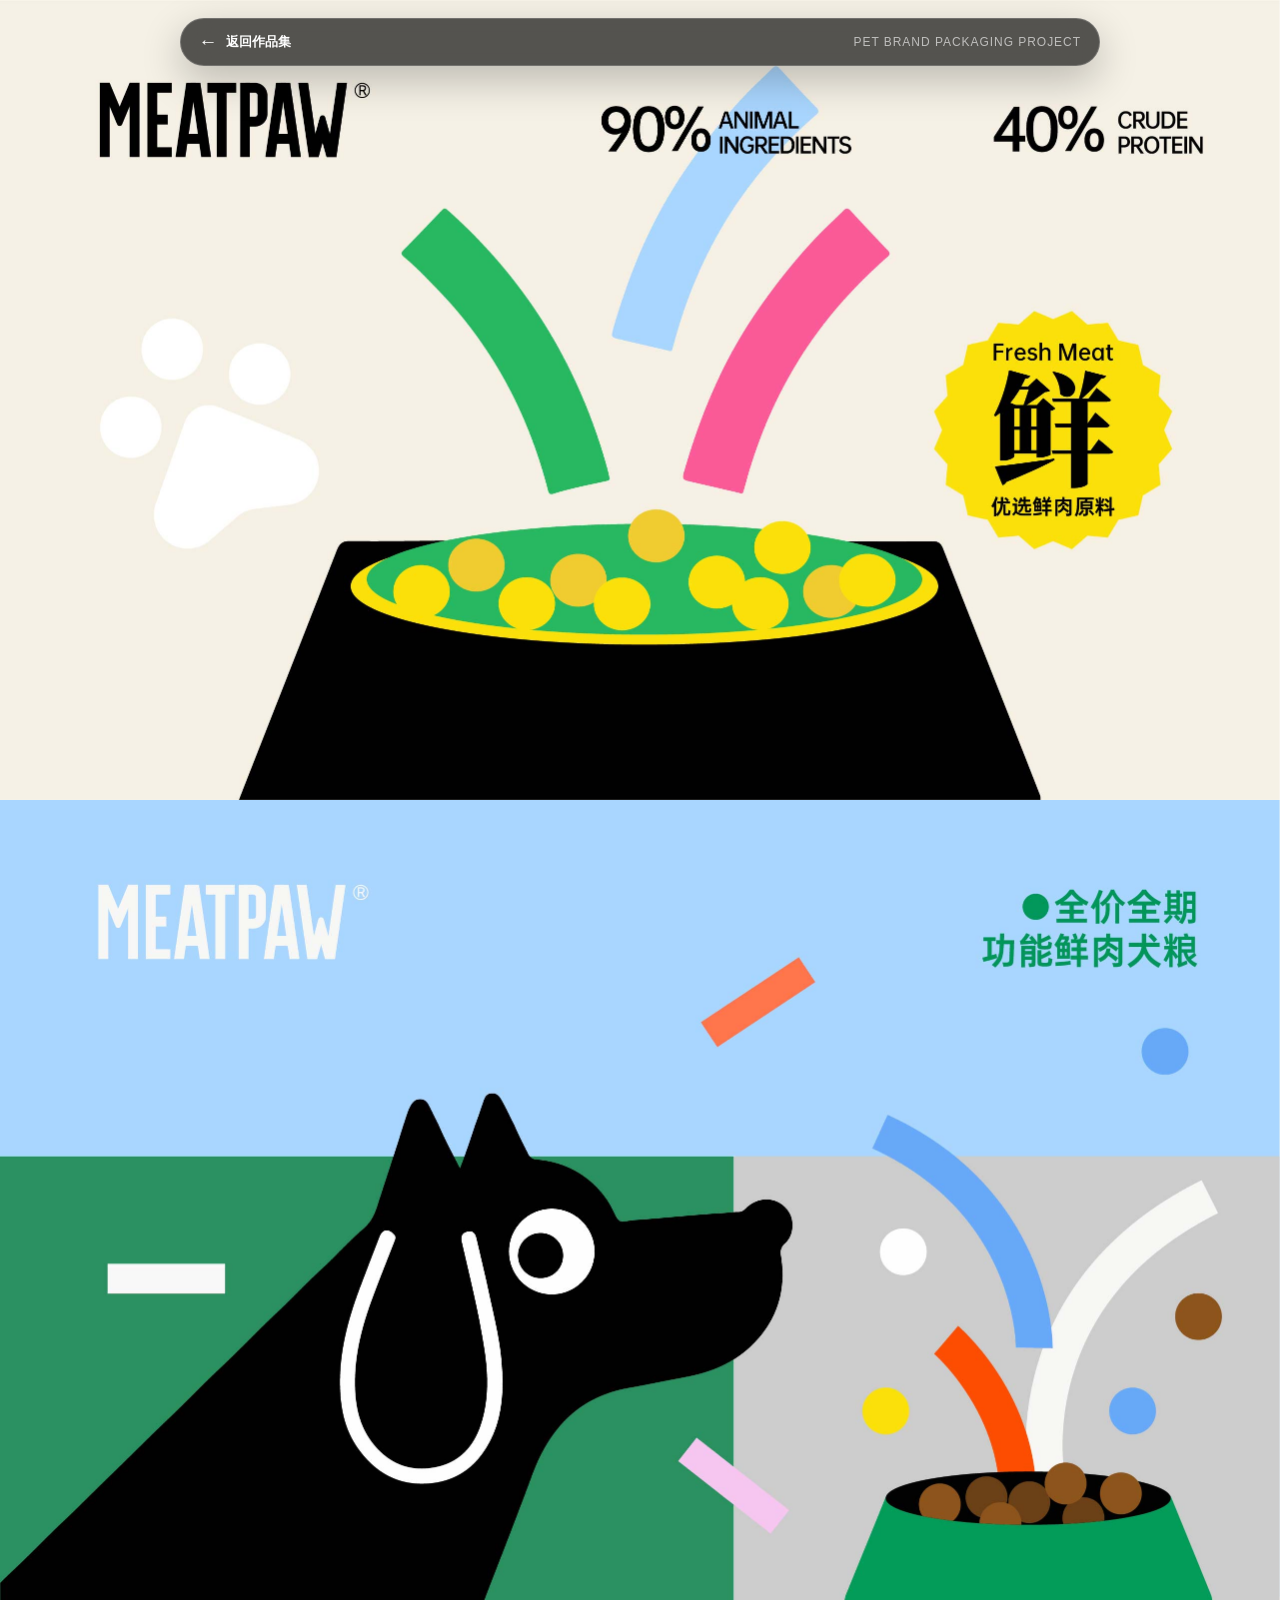
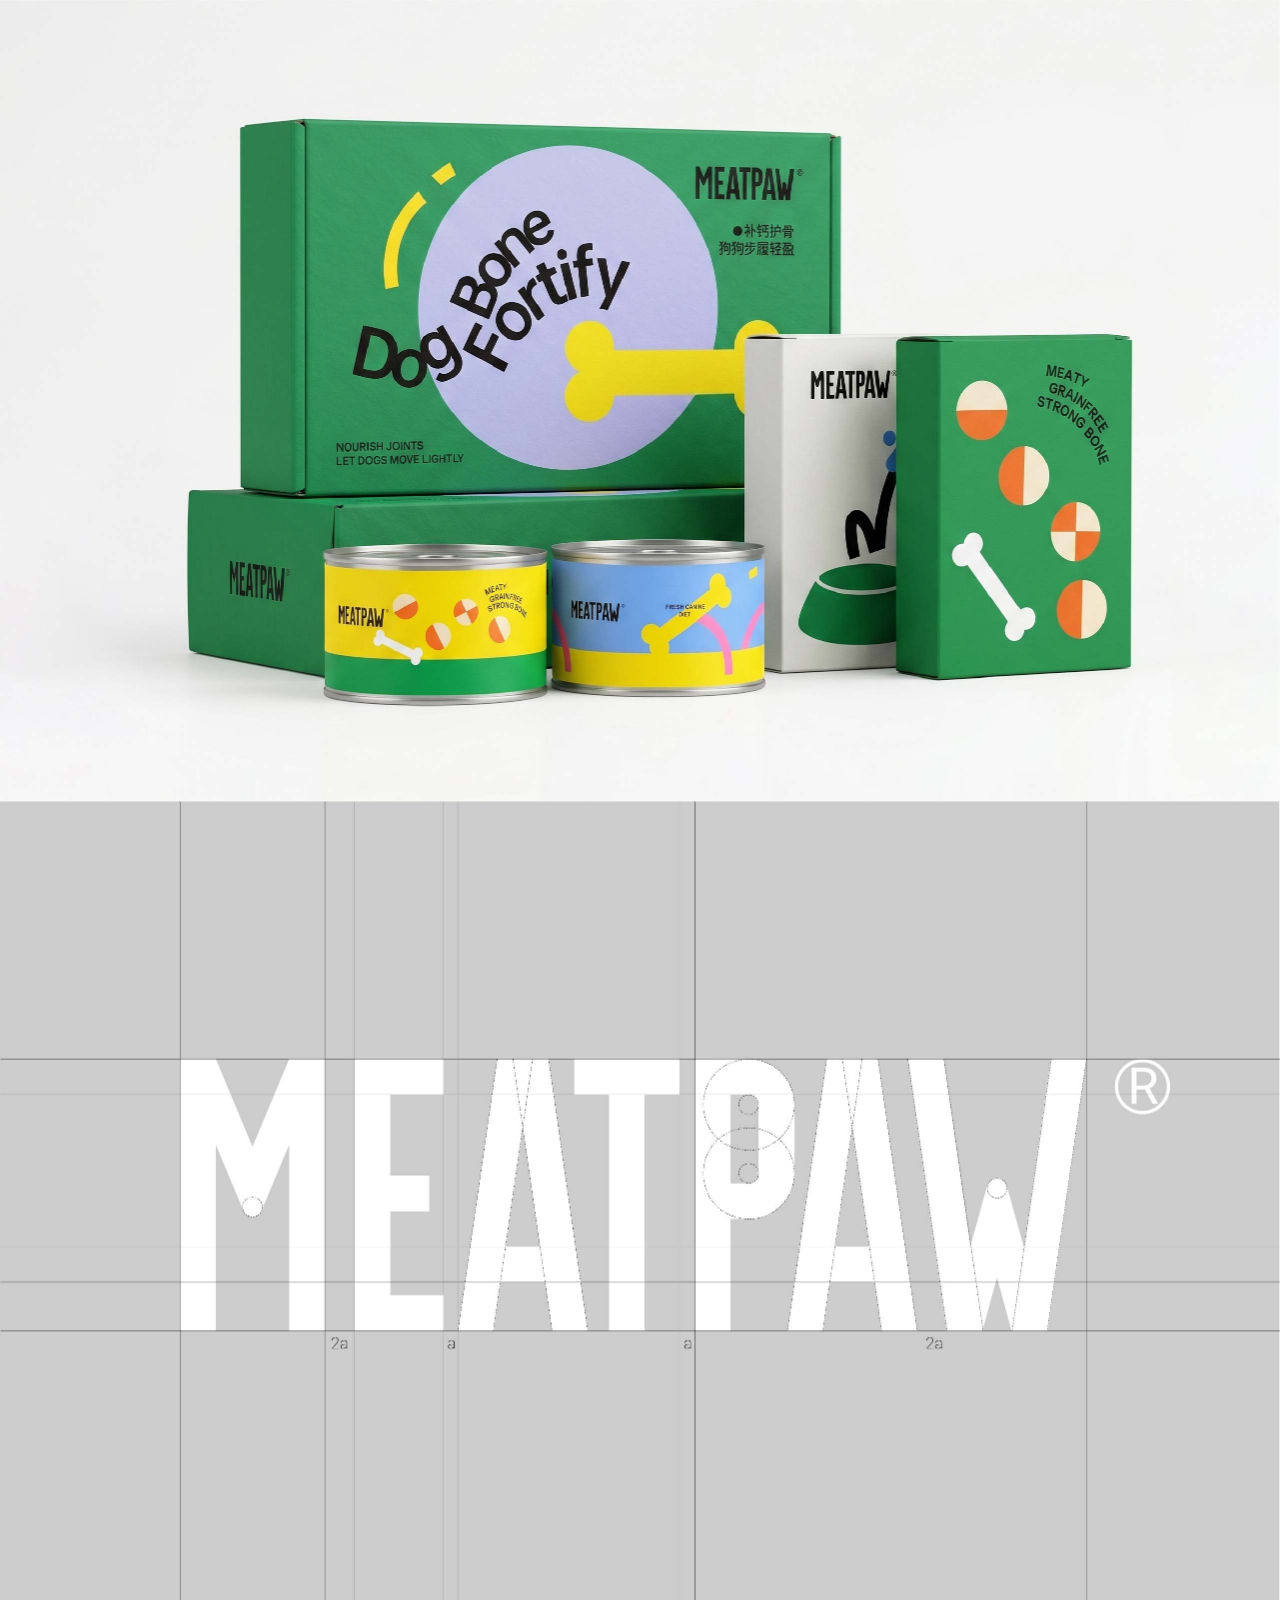
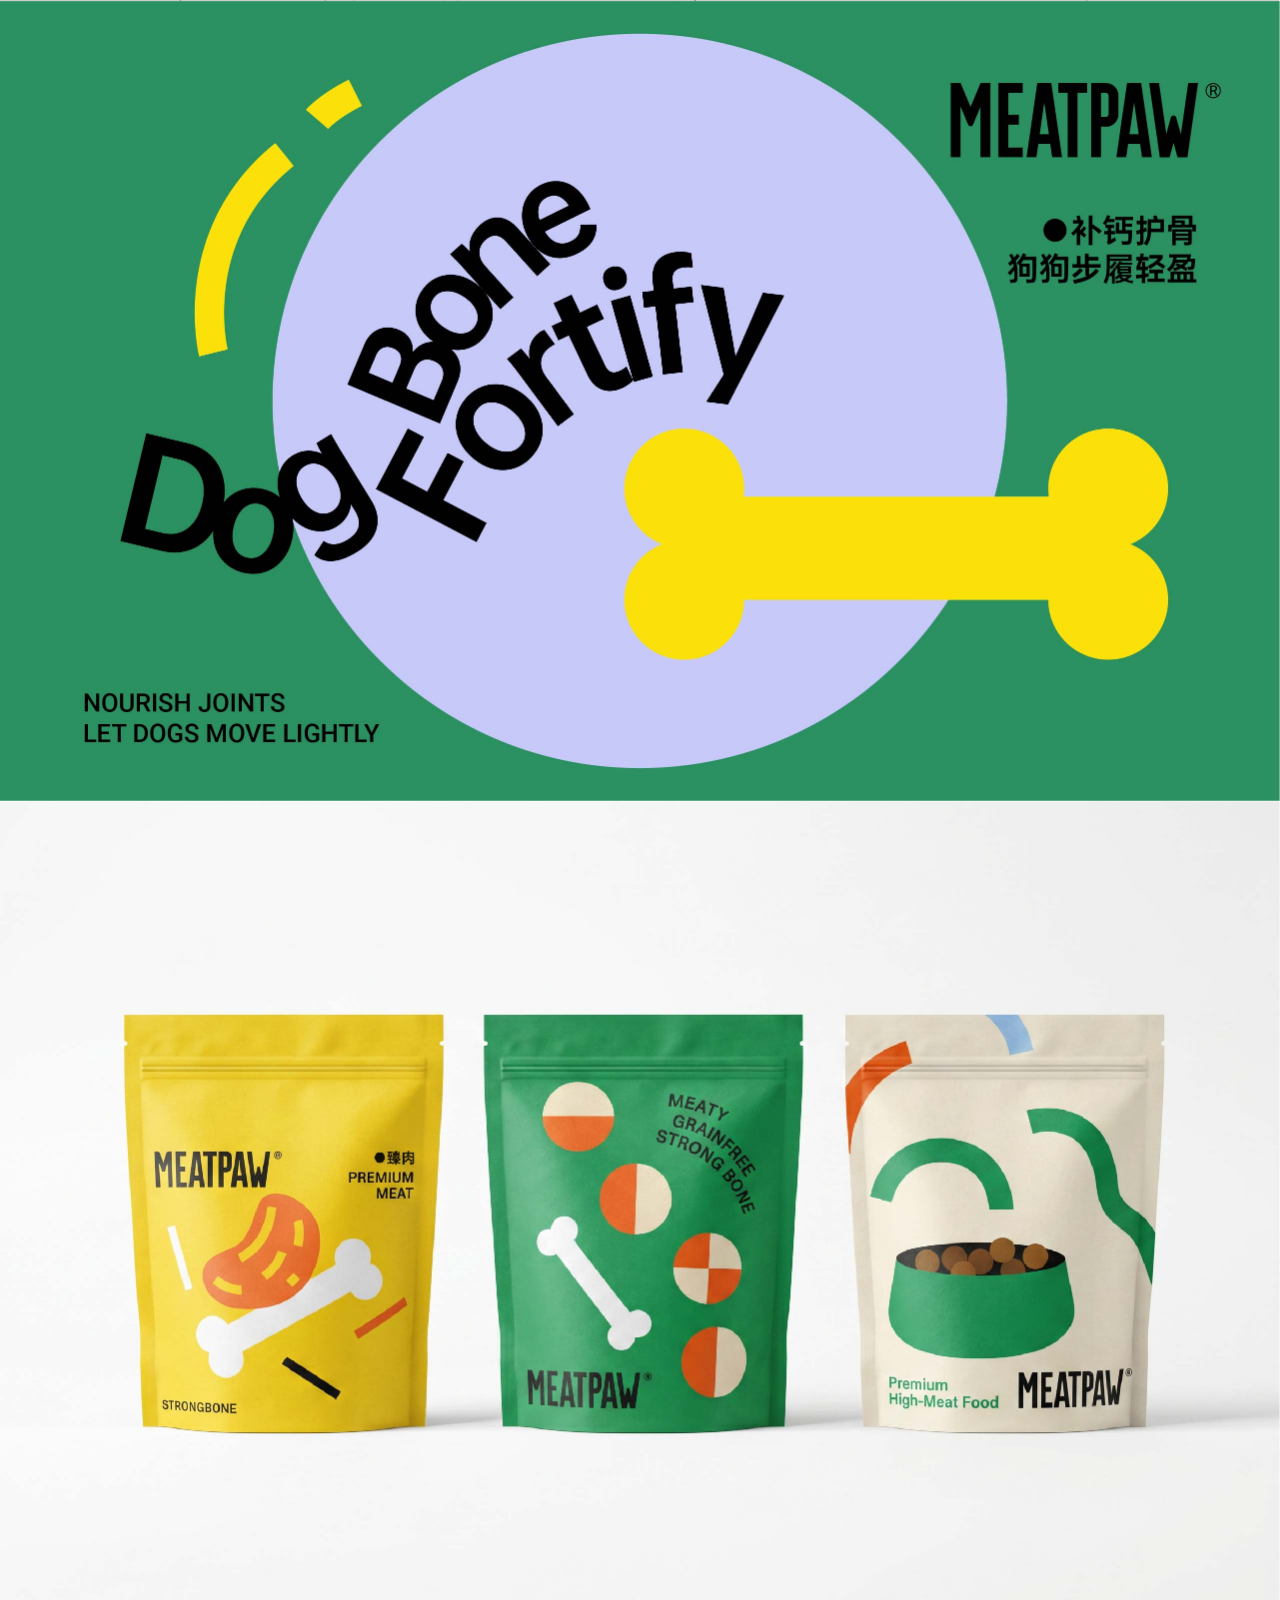
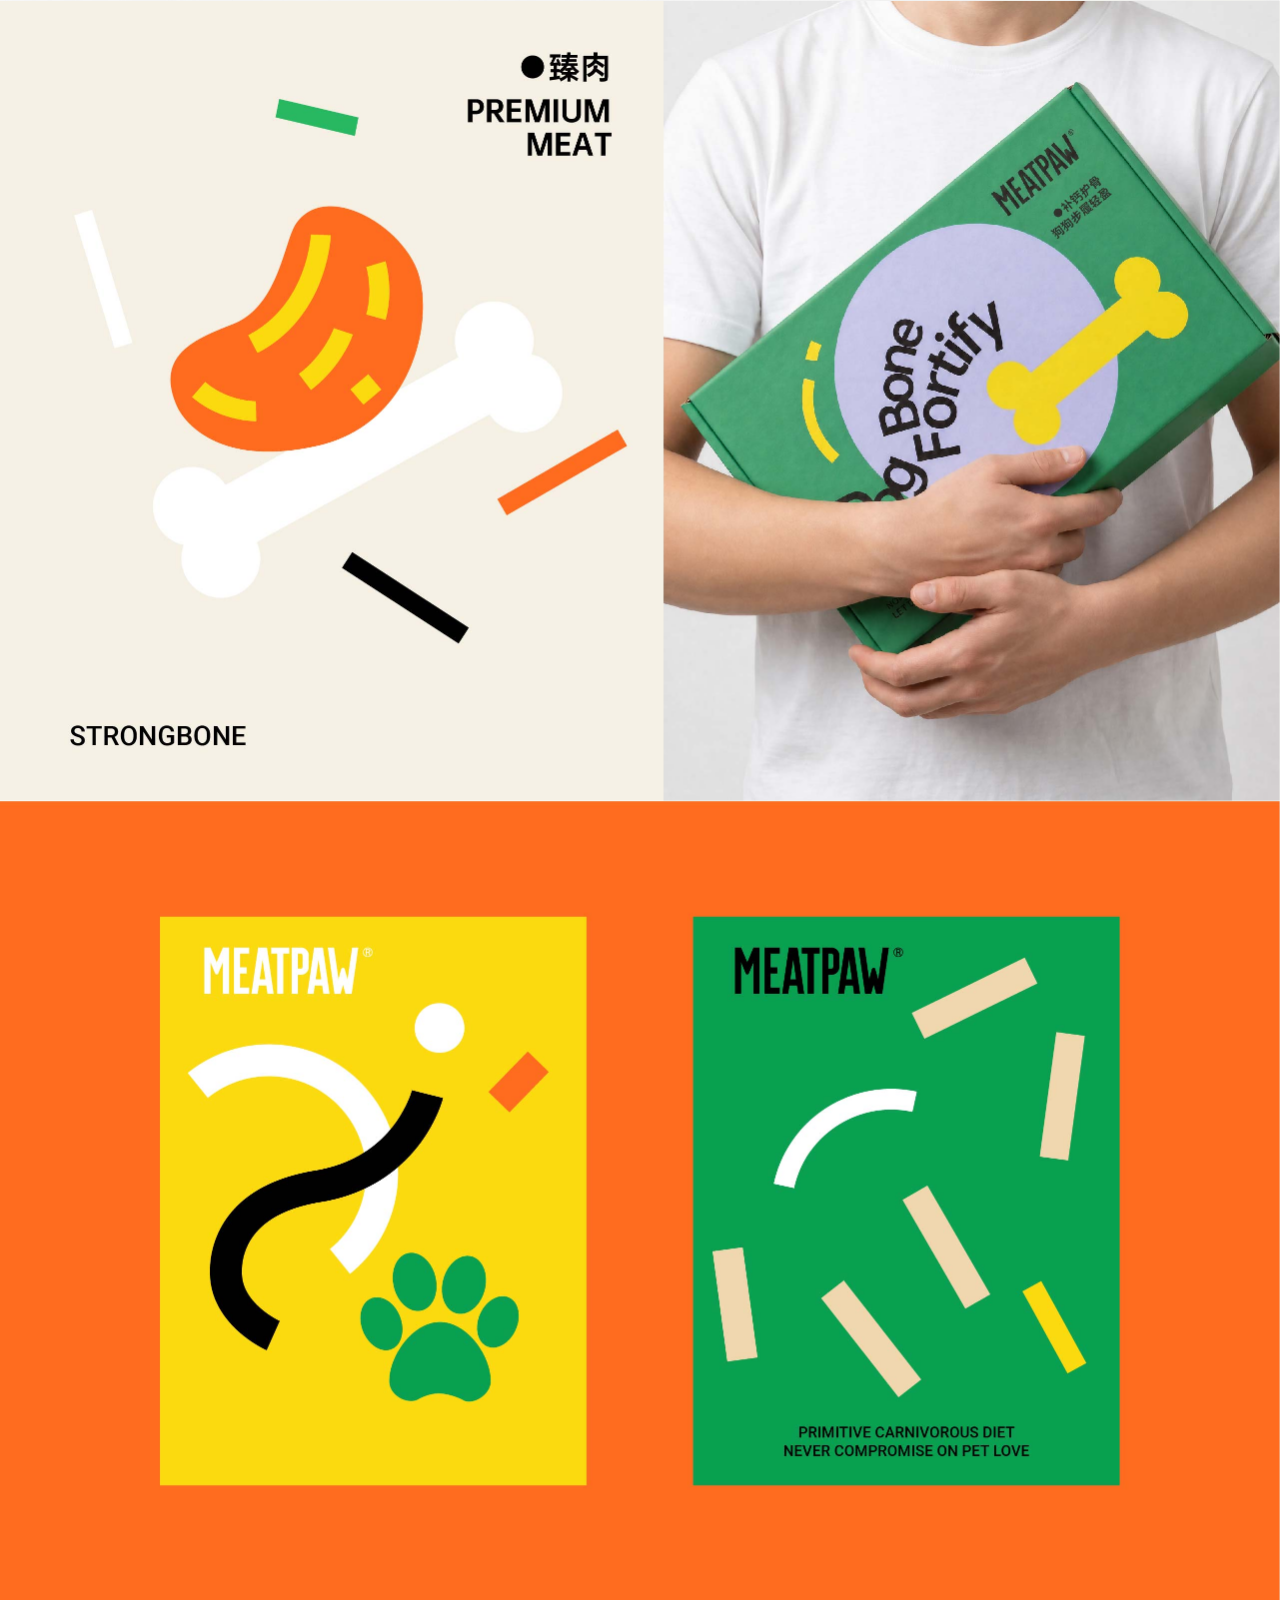
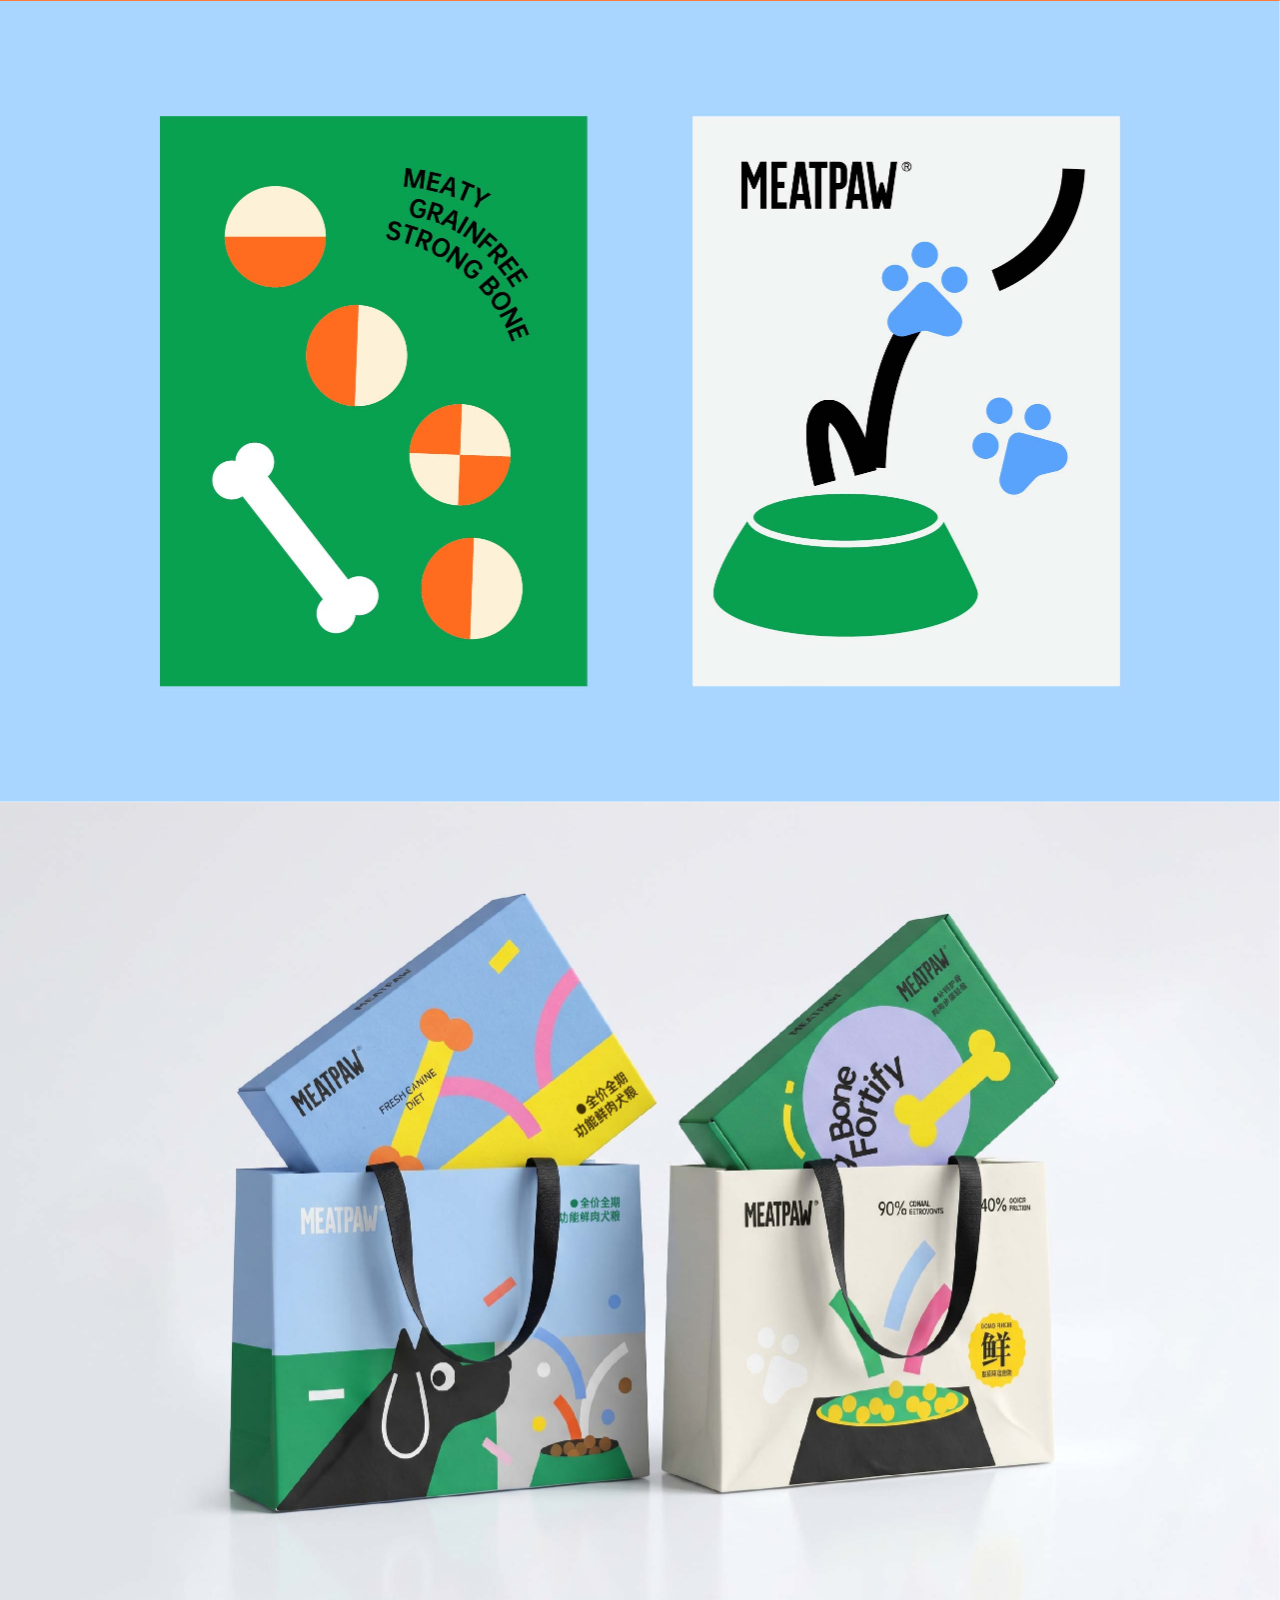
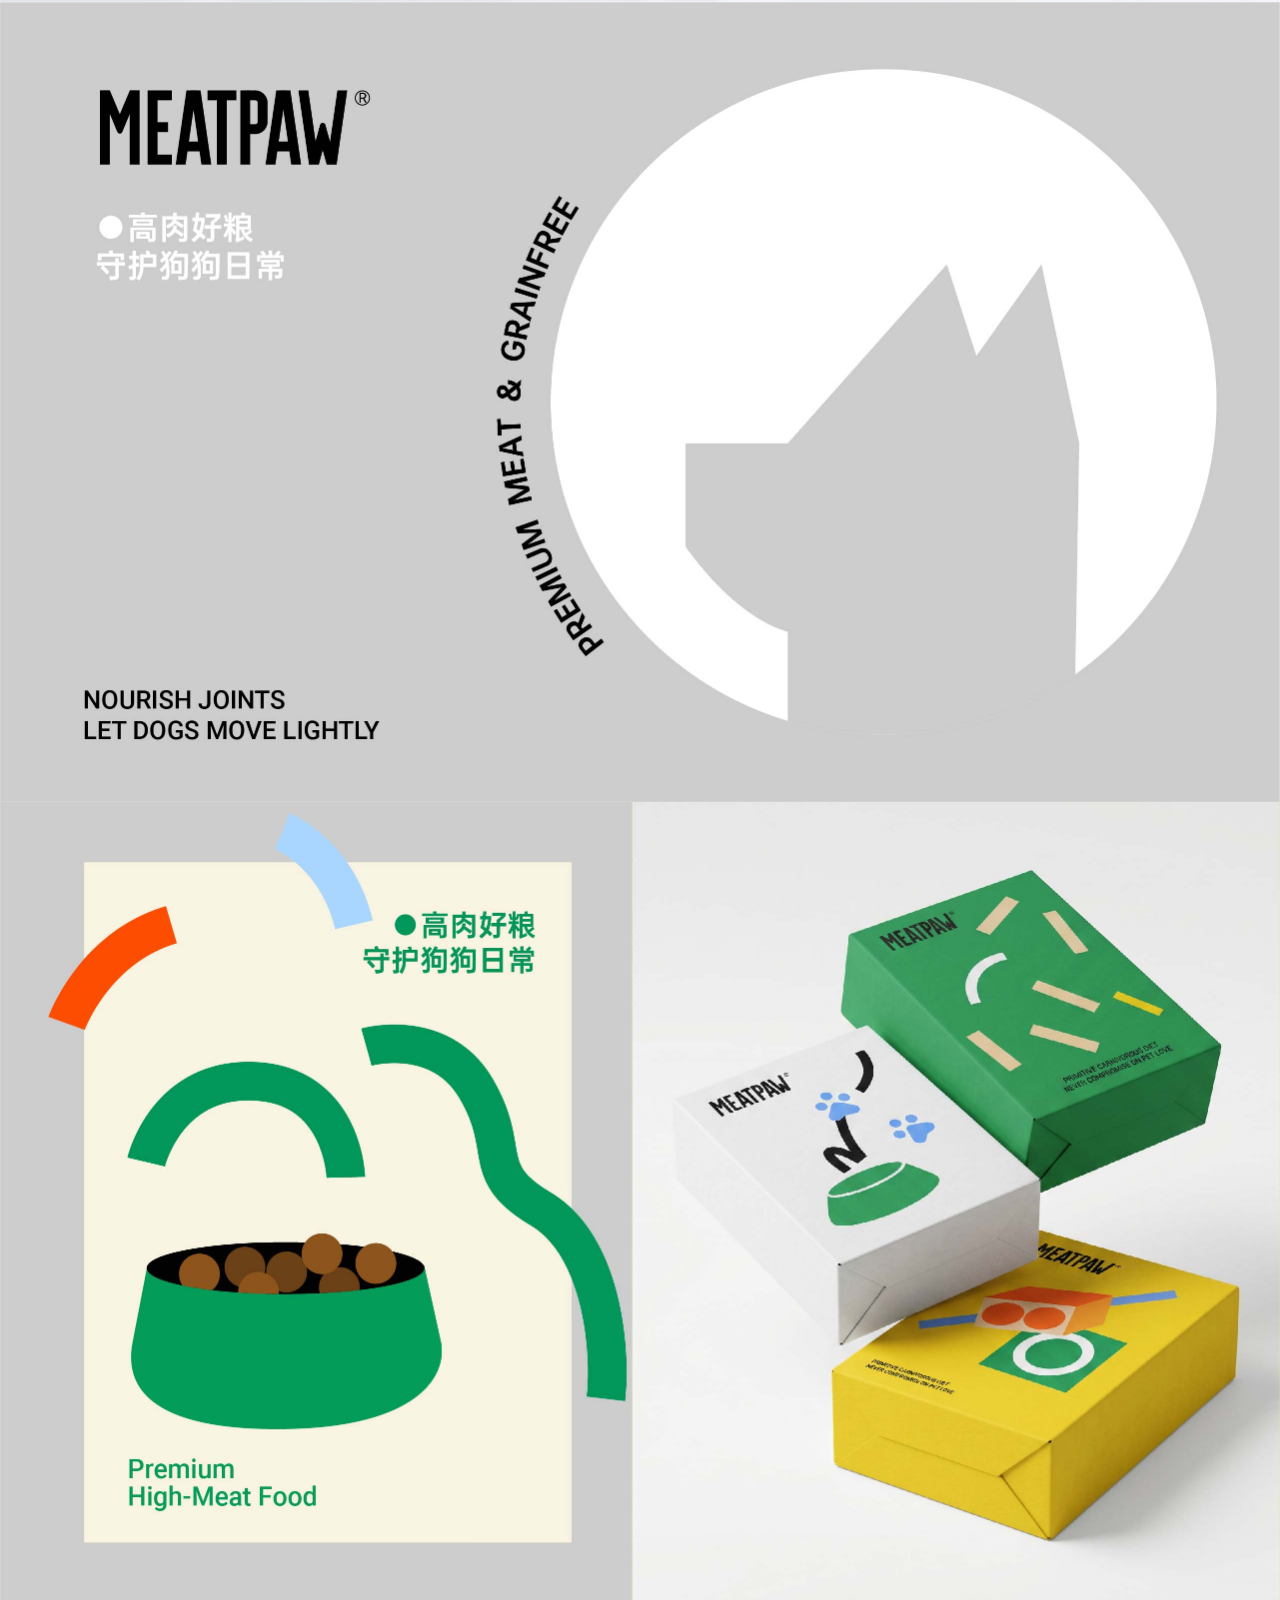
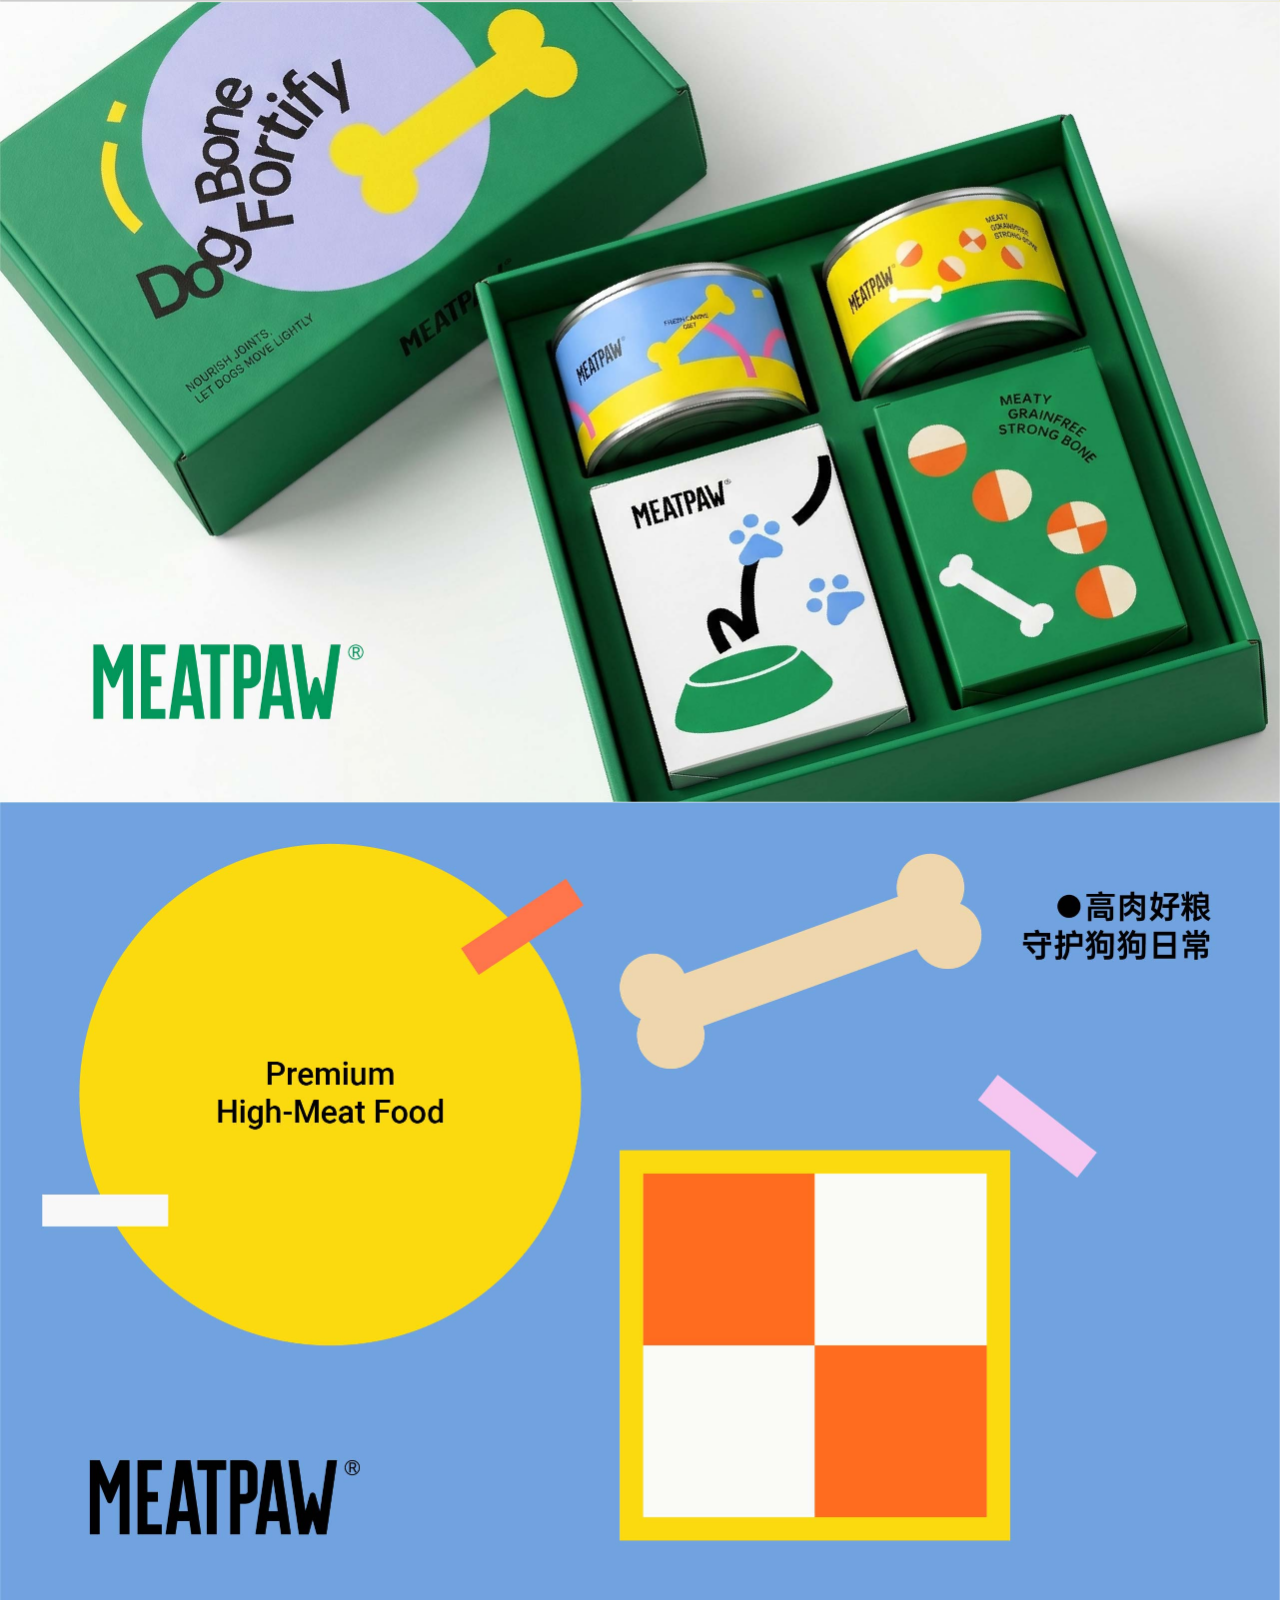
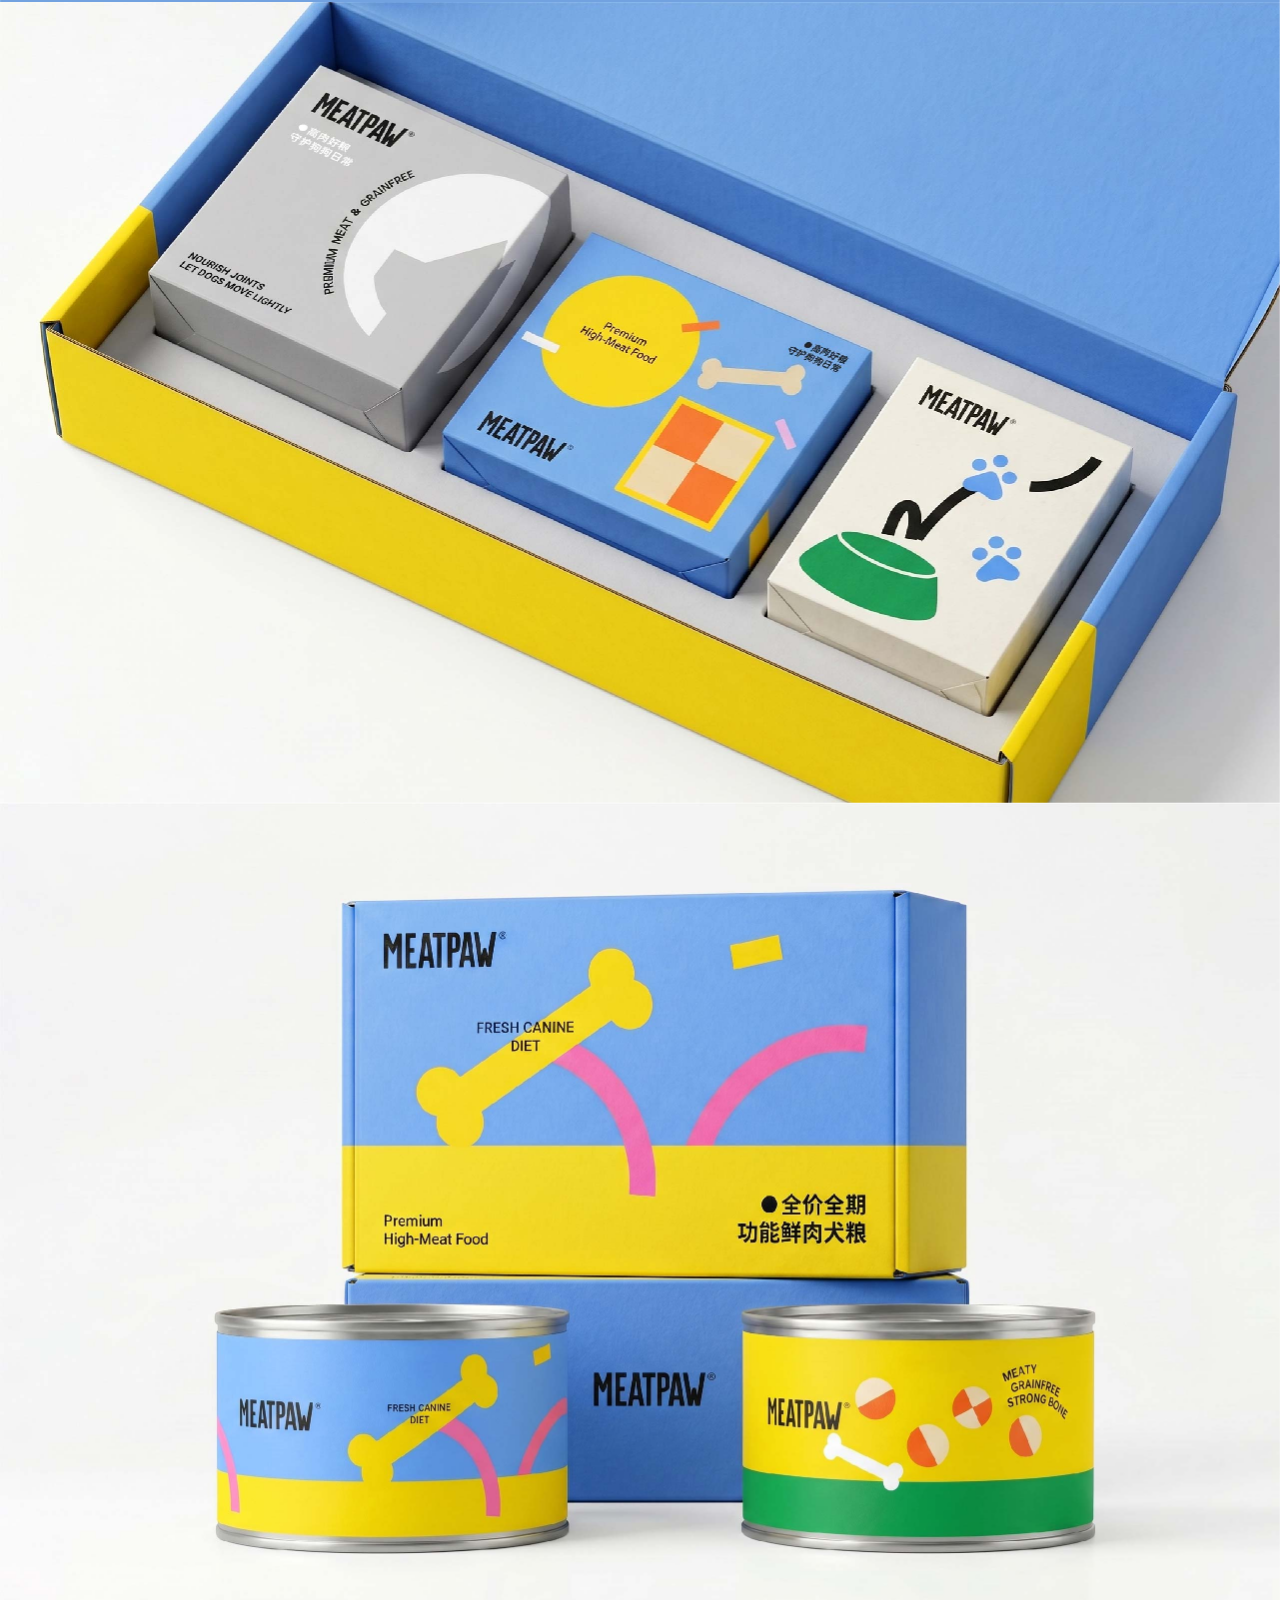
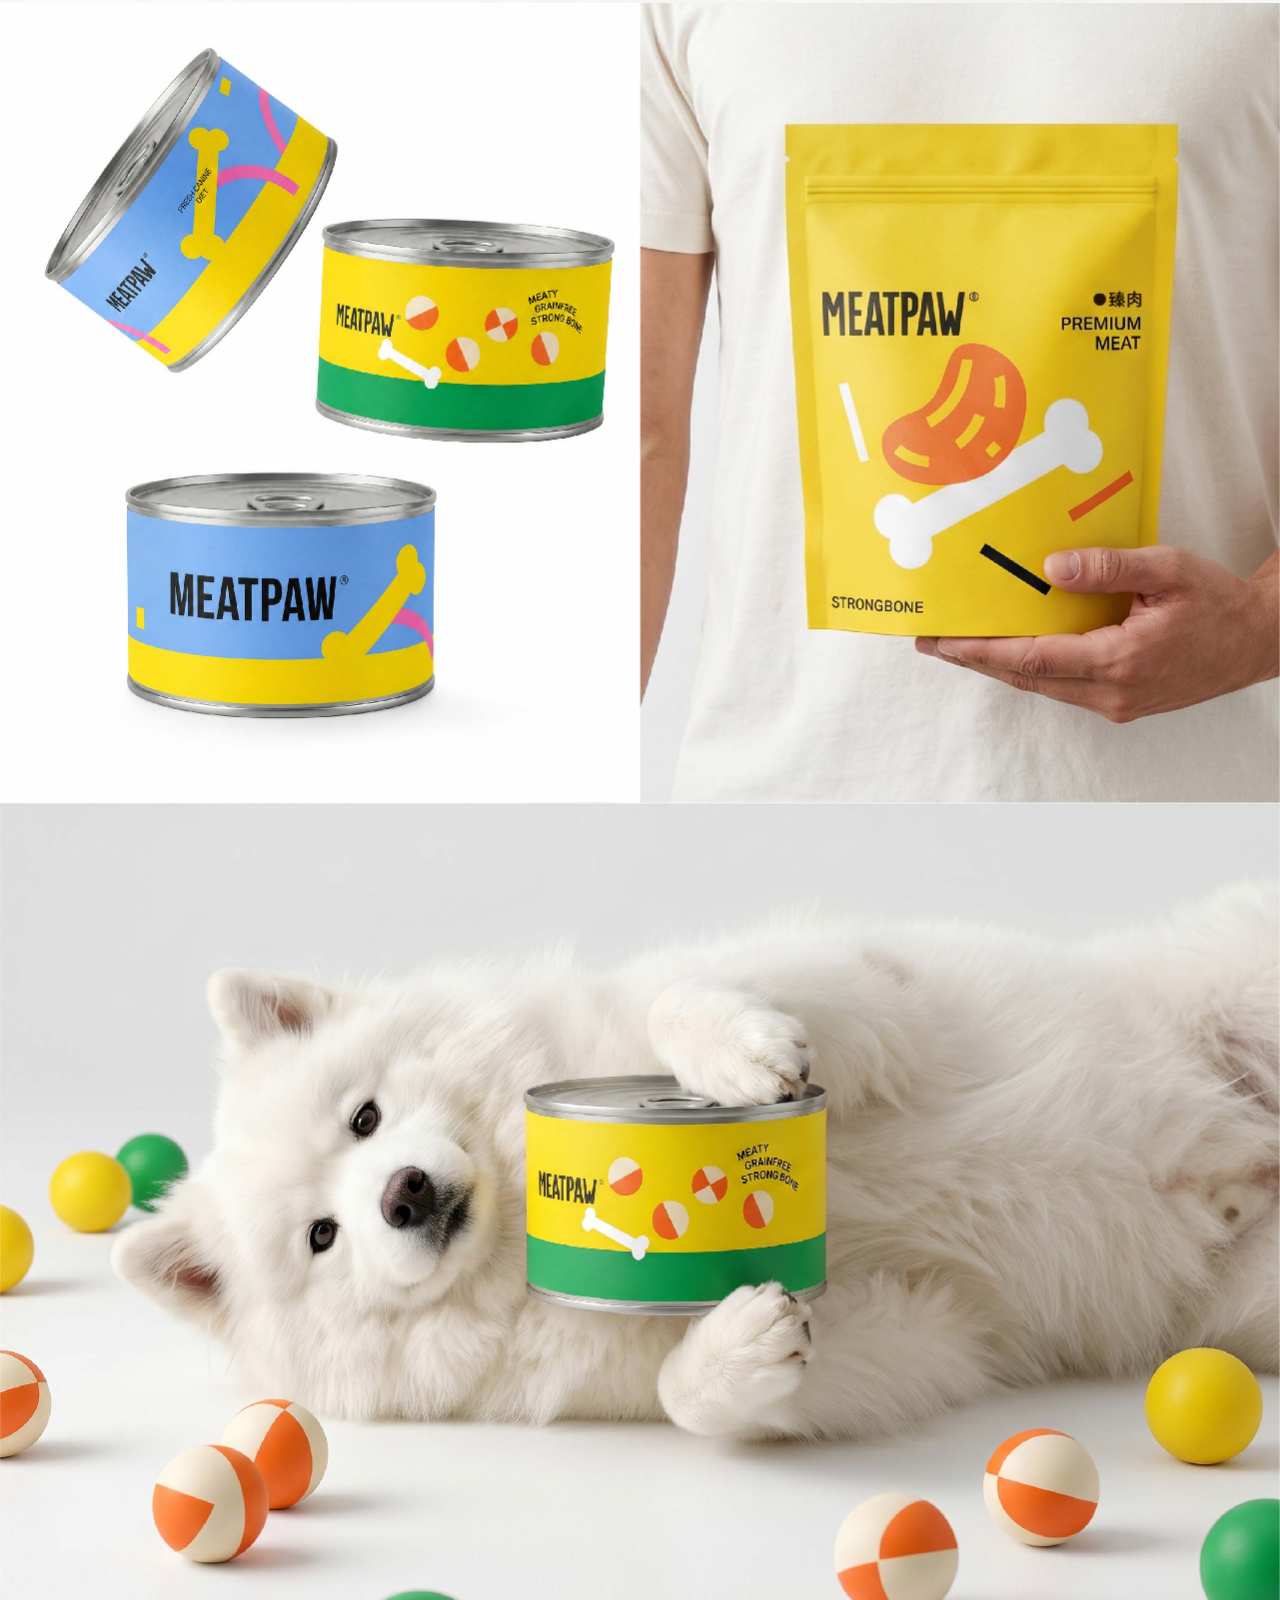
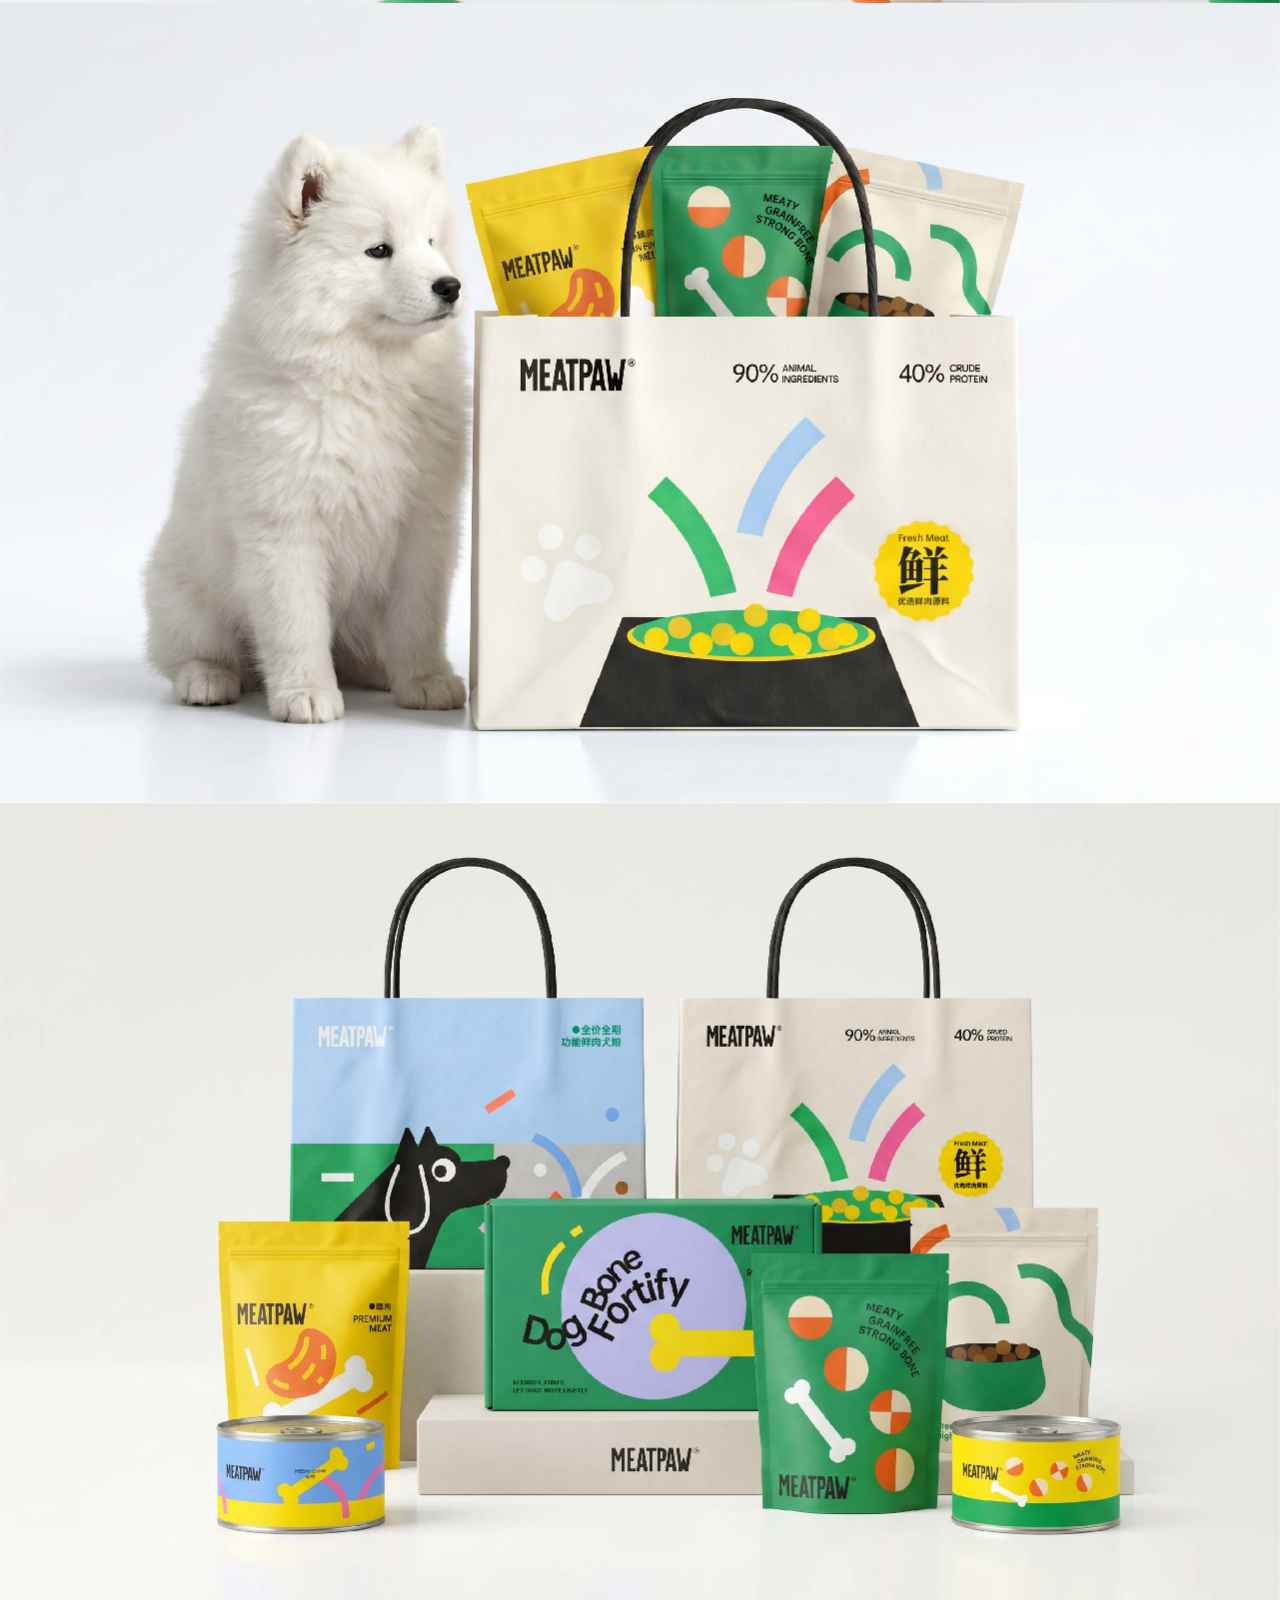
<file: pet-detail.html>
<!doctype html>
<html lang="zh-CN">
  <head>
    <meta charset="UTF-8" />
    <meta name="viewport" content="width=device-width, initial-scale=1.0" />
    <meta name="description" content="Pet Brand Packaging Project — 宠物品牌包装设计项目详情。" />
    <title>Pet Brand Packaging Project</title>
    <link rel="stylesheet" href="./pet-detail.css?v=0710-1" />
    <script src="./asset-fallback.js"></script>
  </head>
  <body>
    <header class="detail-nav">
      <a href="./index.html#archive" aria-label="返回作品集">
        <span aria-hidden="true">←</span>
        返回作品集
      </a>
      <p>Pet Brand Packaging Project</p>
    </header>

    <main class="project-gallery" aria-label="宠物品牌包装项目详情">
      <img src="./assets/pet-detail/pet-detail-01.jpg" alt="宠物品牌包装项目展示 1" fetchpriority="high" />
      <img src="./assets/pet-detail/pet-detail-02.jpg" alt="宠物品牌包装项目展示 2" />
      <img src="./assets/pet-detail/pet-detail-03.jpg" alt="宠物品牌包装项目展示 3" />
      <img src="./assets/pet-detail/pet-detail-04.jpg" alt="宠物品牌包装项目展示 4" loading="lazy" />
      <img src="./assets/pet-detail/pet-detail-05.jpg" alt="宠物品牌包装项目展示 5" loading="lazy" />
      <img src="./assets/pet-detail/pet-detail-06.jpg" alt="宠物品牌包装项目展示 6" loading="lazy" />
      <img src="./assets/pet-detail/pet-detail-07.jpg" alt="宠物品牌包装项目展示 7" loading="lazy" />
      <img src="./assets/pet-detail/pet-detail-08.jpg" alt="宠物品牌包装项目展示 8" loading="lazy" />
      <img src="./assets/pet-detail/pet-detail-09.jpg" alt="宠物品牌包装项目展示 9" loading="lazy" />
      <img src="./assets/pet-detail/pet-detail-10.jpg" alt="宠物品牌包装项目展示 10" loading="lazy" />
      <img src="./assets/pet-detail/pet-detail-11.jpg" alt="宠物品牌包装项目展示 11" loading="lazy" />
      <img src="./assets/pet-detail/pet-detail-12.jpg" alt="宠物品牌包装项目展示 12" loading="lazy" />
      <img src="./assets/pet-detail/pet-detail-13.jpg" alt="宠物品牌包装项目展示 13" loading="lazy" />
      <img src="./assets/pet-detail/pet-detail-14.jpg" alt="宠物品牌包装项目展示 14" loading="lazy" />
      <img src="./assets/pet-detail/pet-detail-15.jpg" alt="宠物品牌包装项目展示 15" loading="lazy" />
      <img src="./assets/pet-detail/pet-detail-16.jpg" alt="宠物品牌包装项目展示 16" loading="lazy" />
      <img src="./assets/pet-detail/pet-detail-17.jpg" alt="宠物品牌包装项目展示 17" loading="lazy" />
      <img src="./assets/pet-detail/pet-detail-18.jpg" alt="宠物品牌包装项目展示 18" loading="lazy" />
      <img src="./assets/pet-detail/pet-detail-19.jpg" alt="宠物品牌包装项目展示 19" loading="lazy" />
      <img src="./assets/pet-detail/pet-detail-20.jpg" alt="宠物品牌包装项目展示 20" loading="lazy" />
    </main>

    <footer class="detail-footer">
      <p>THANKS FOR WATCHING</p>
      <a href="./index.html#archive">返回作品集 ↑</a>
    </footer>
    <script>
      if (new URLSearchParams(window.location.search).has("embed")) {
        document.body.classList.add("is-embedded");
      }
    </script>
  </body>
</html>
</file>
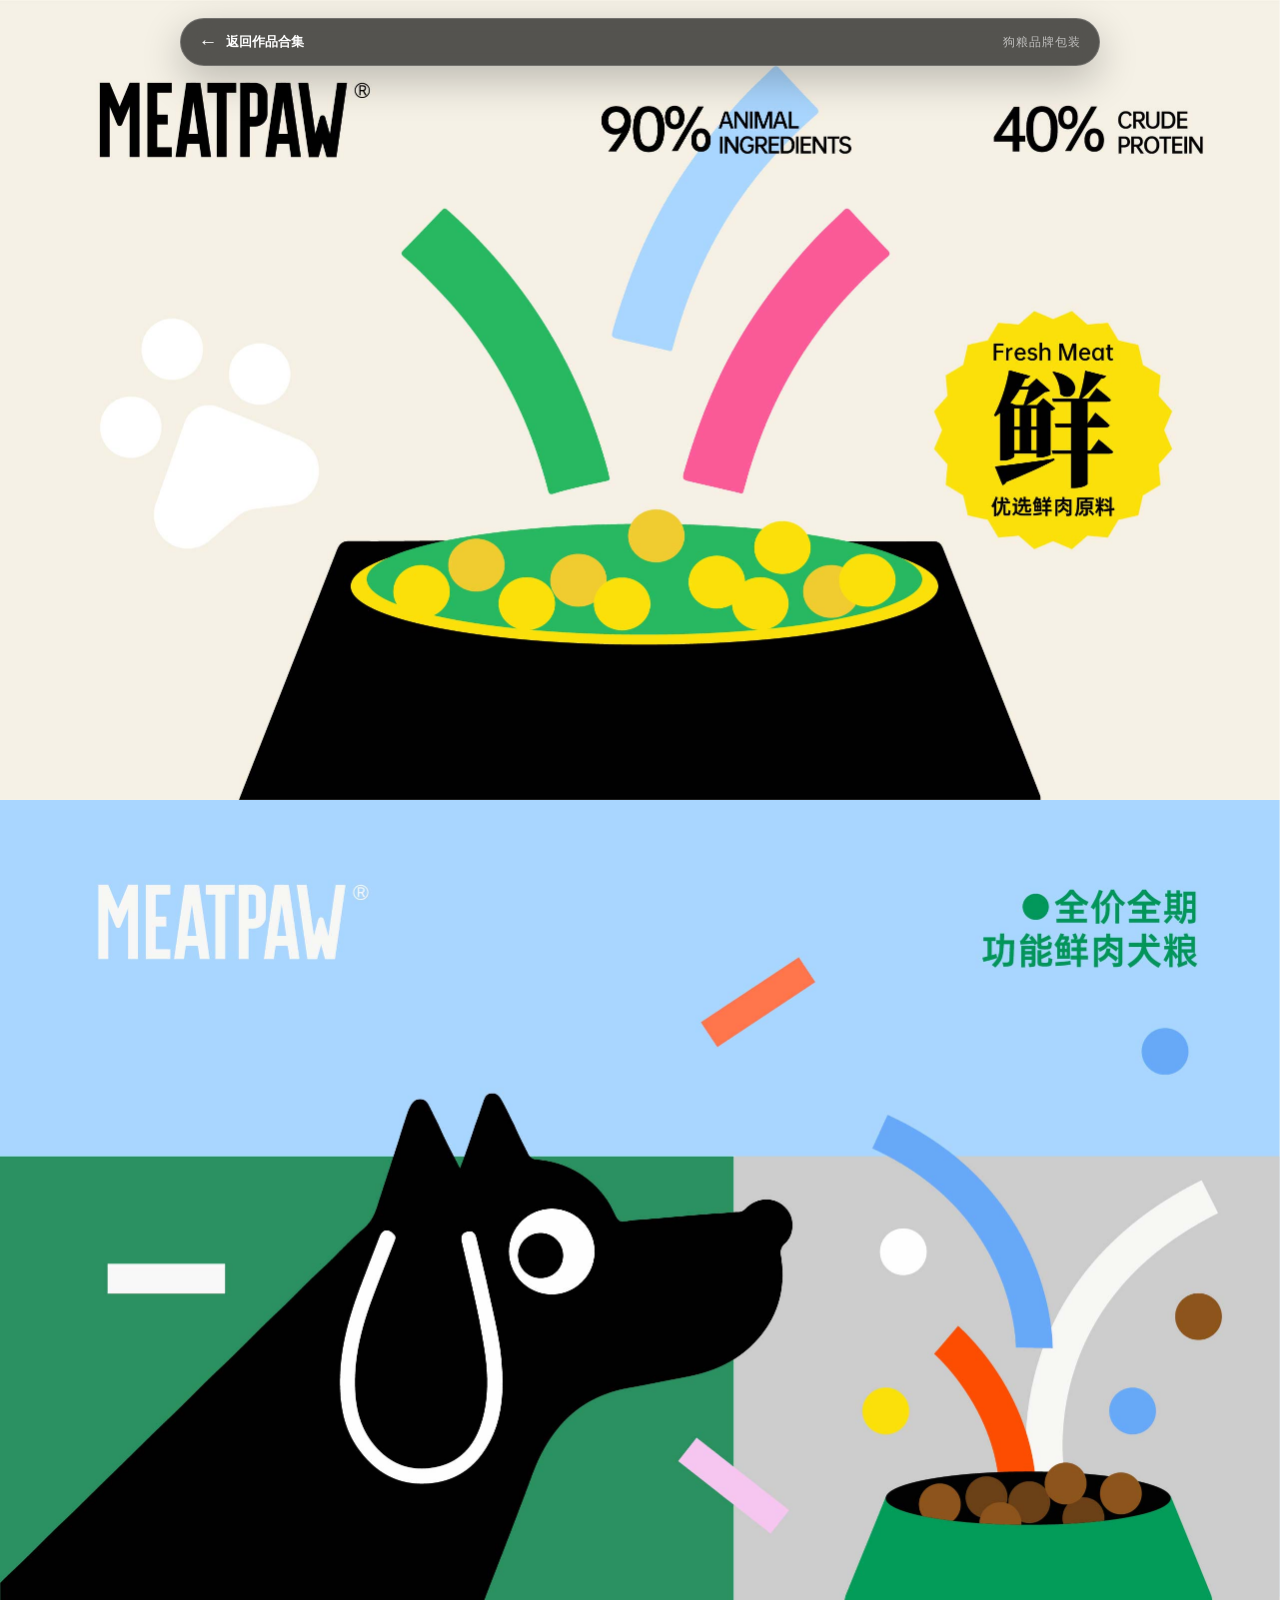
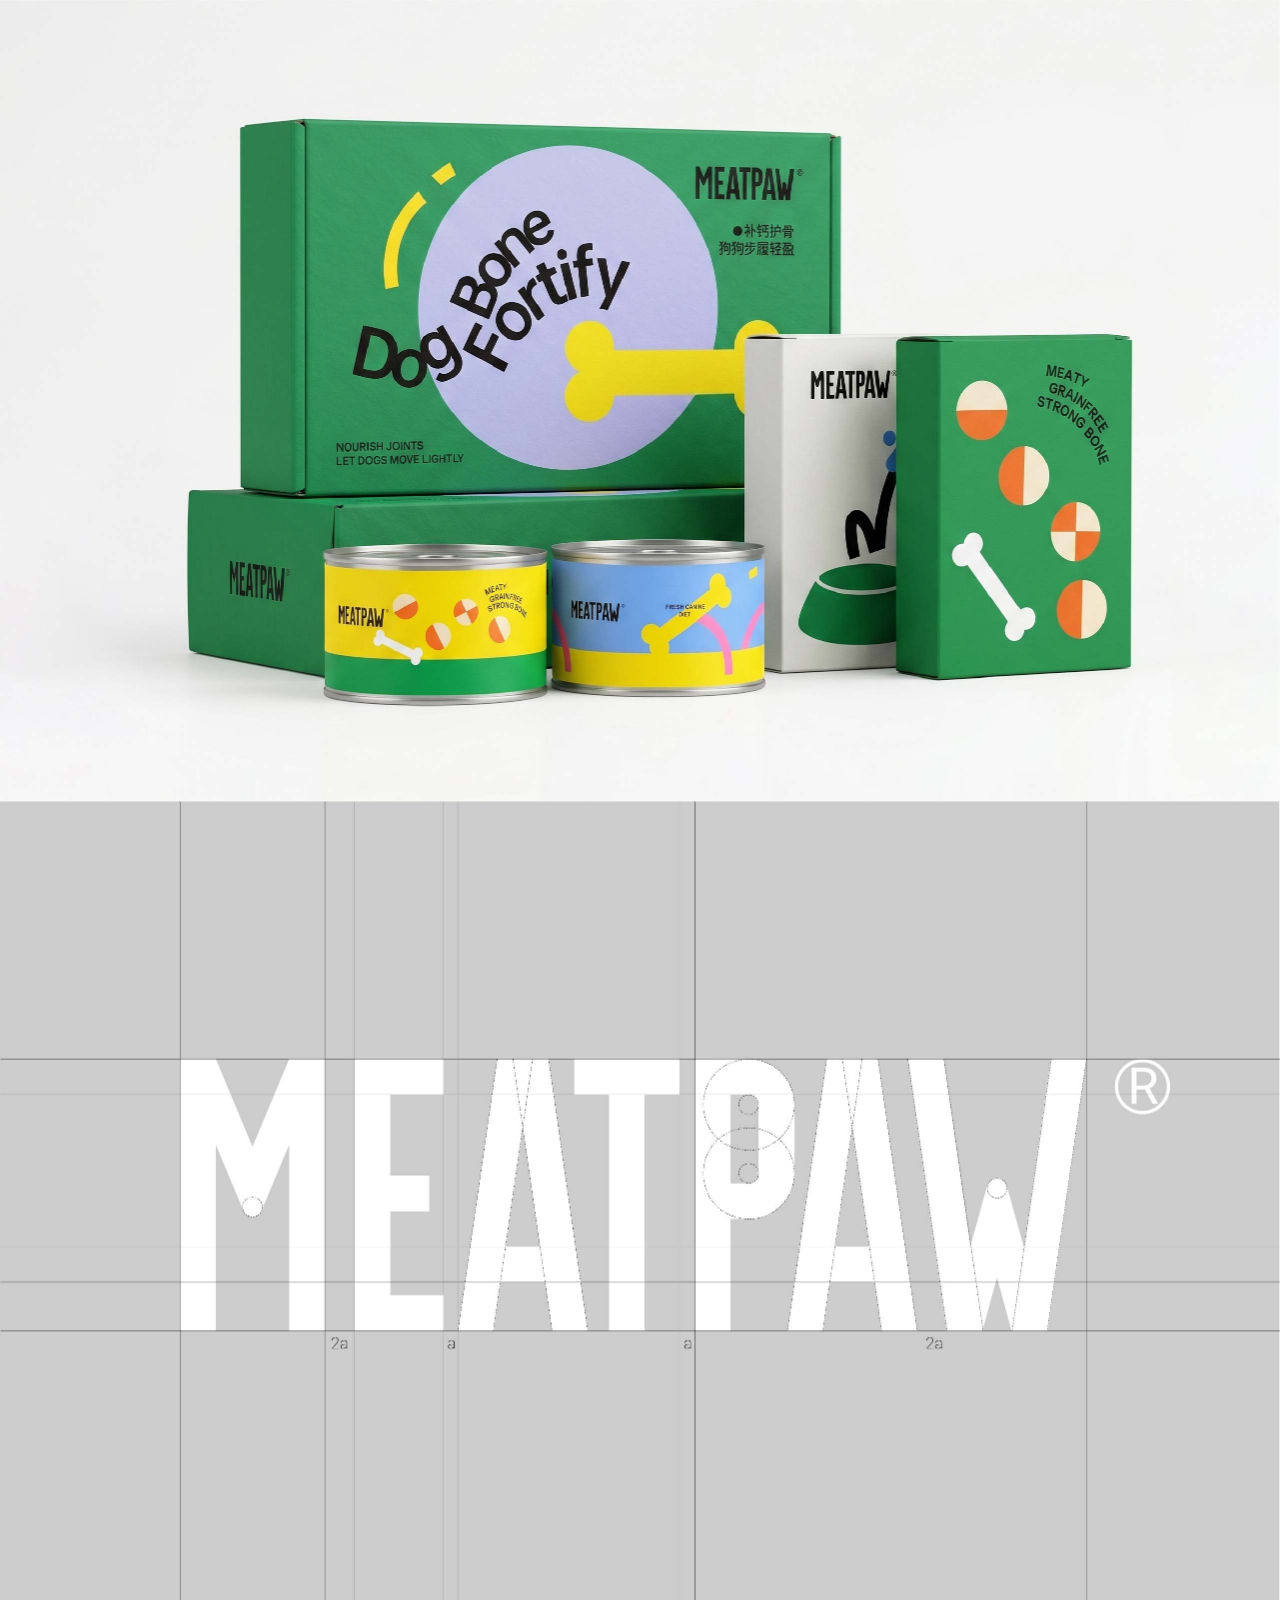
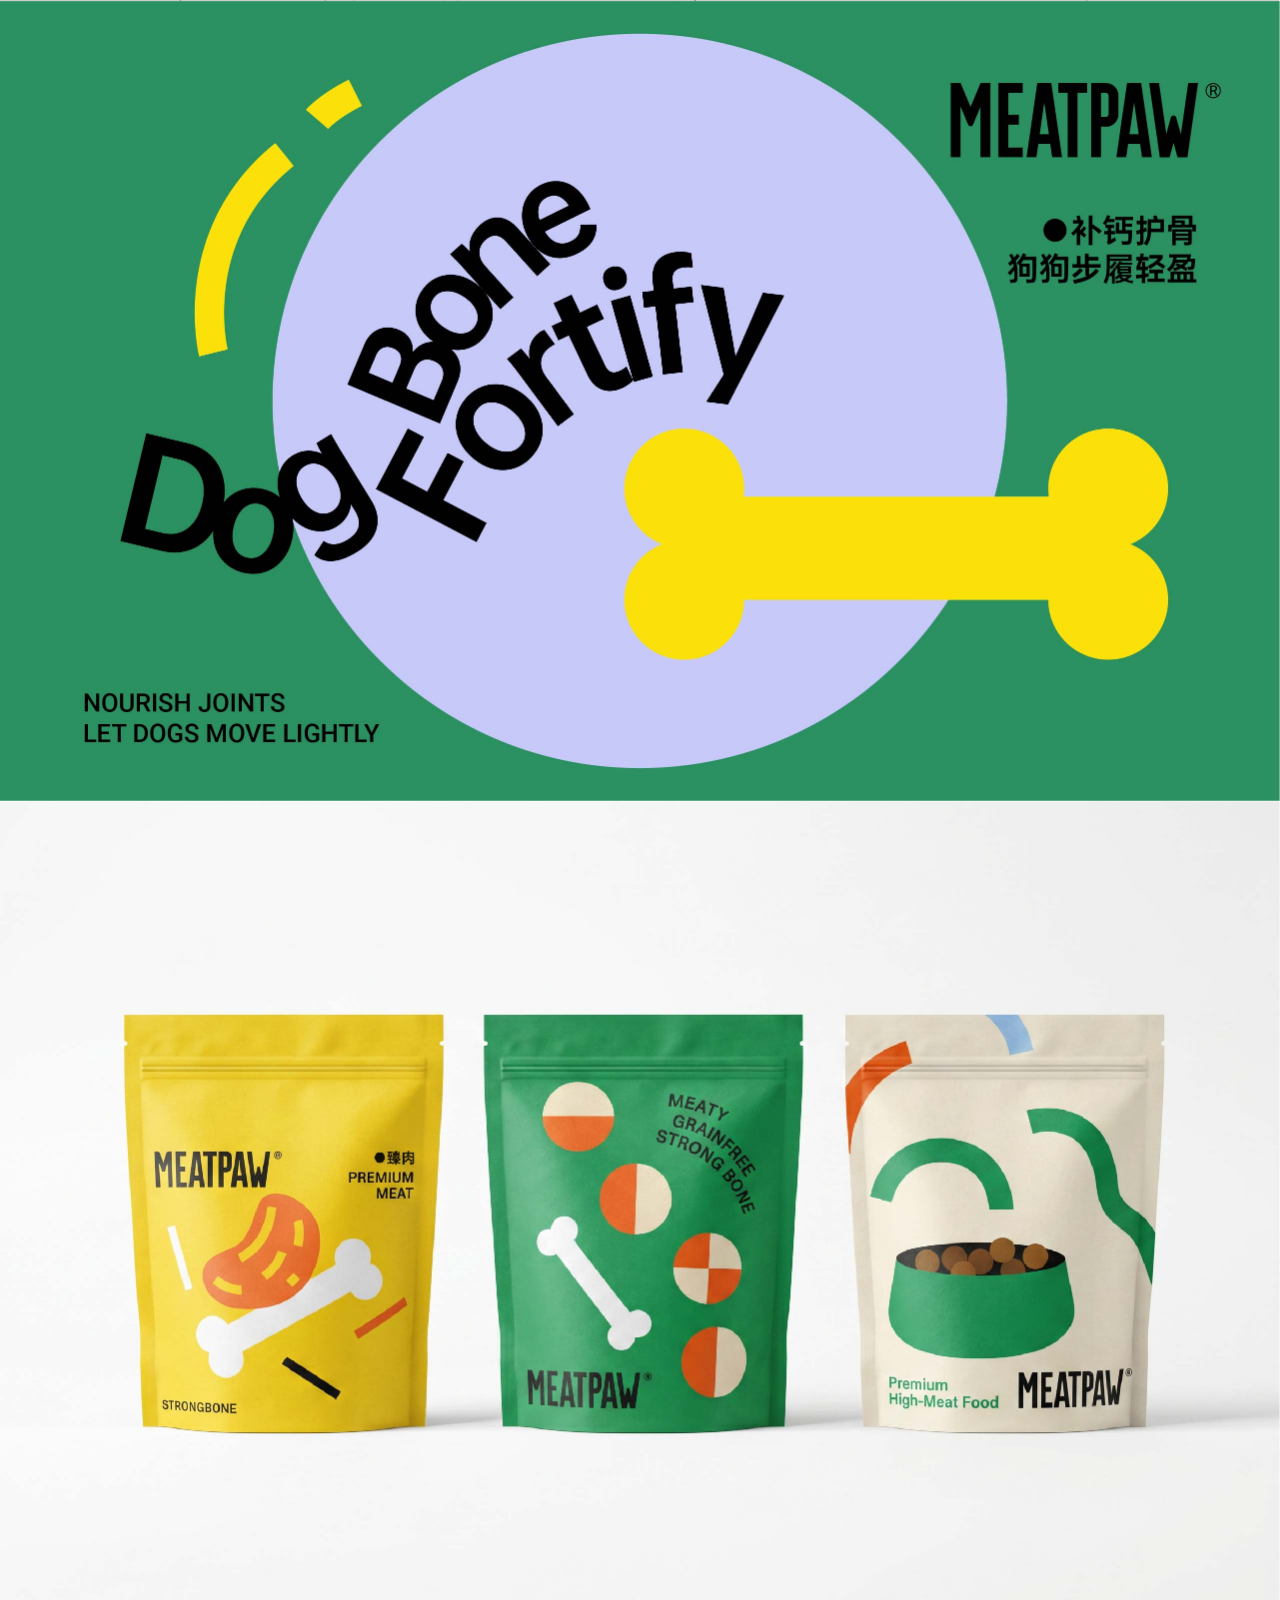
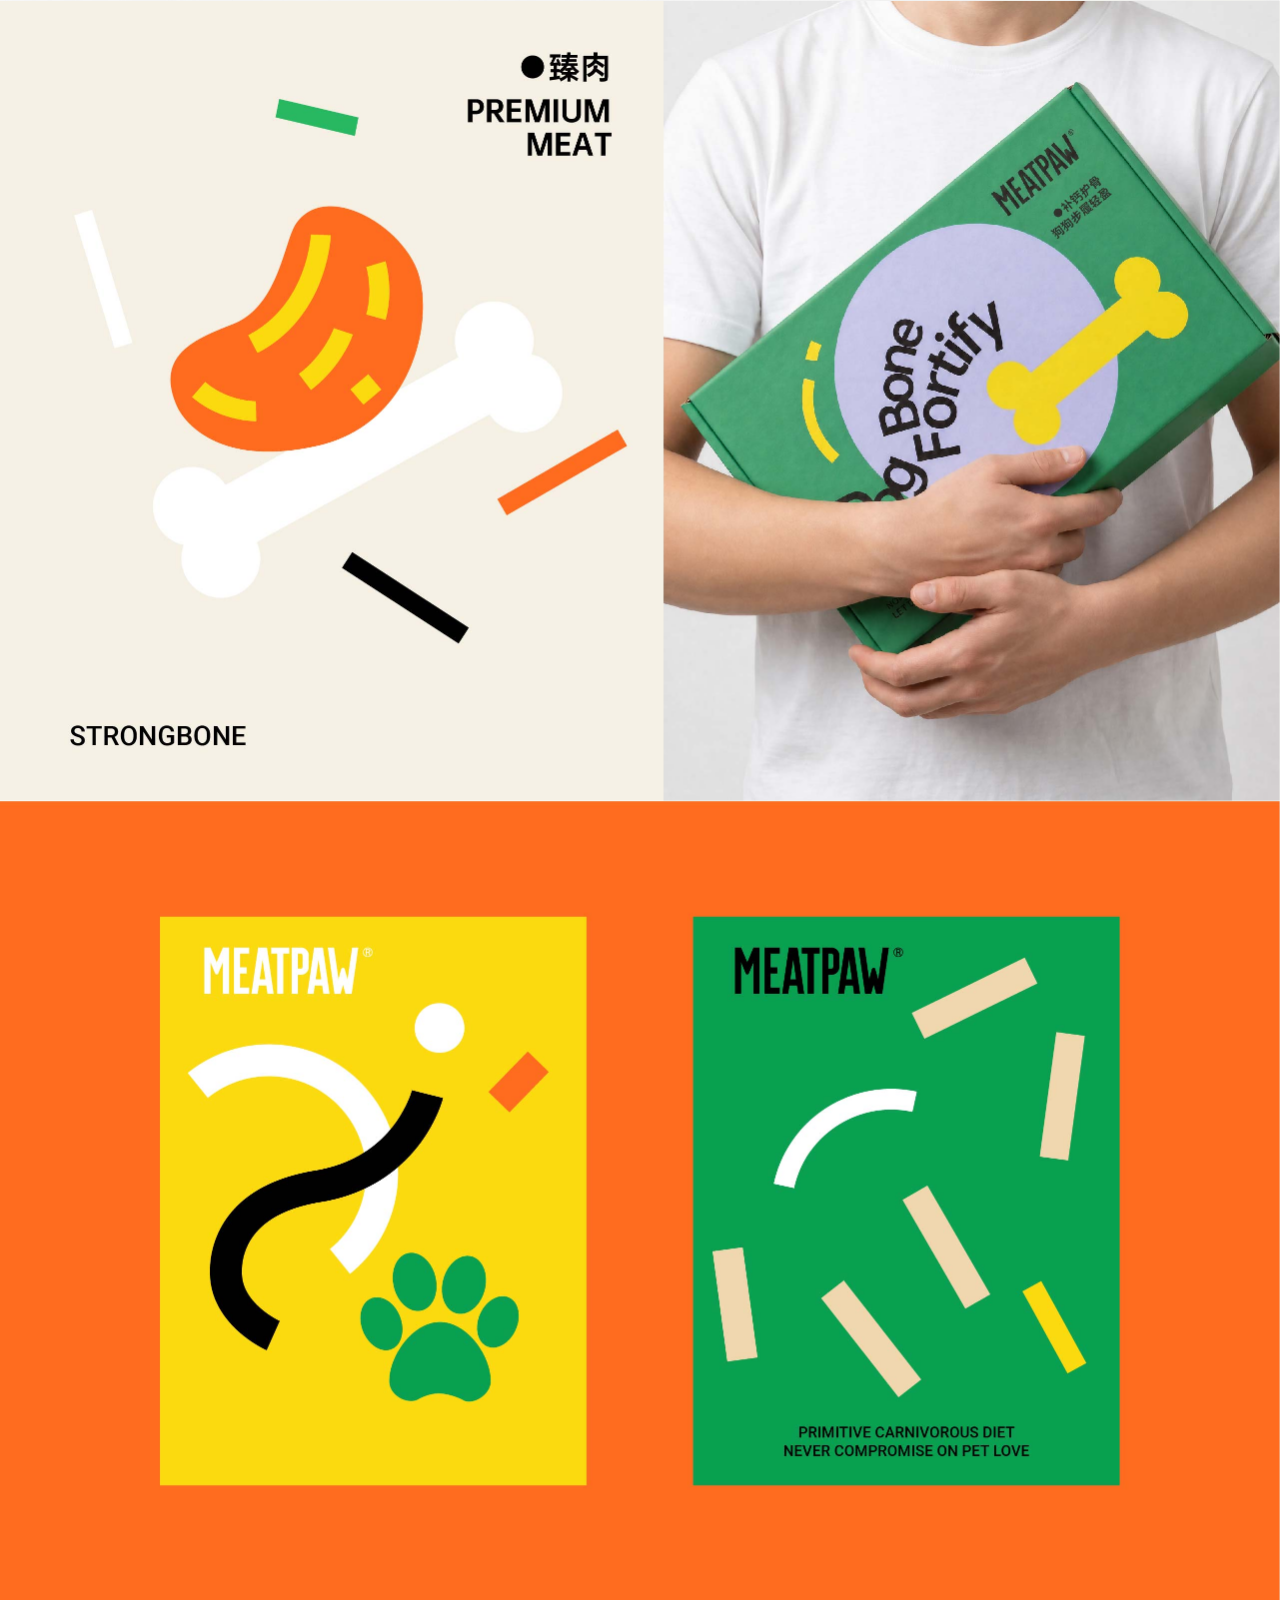
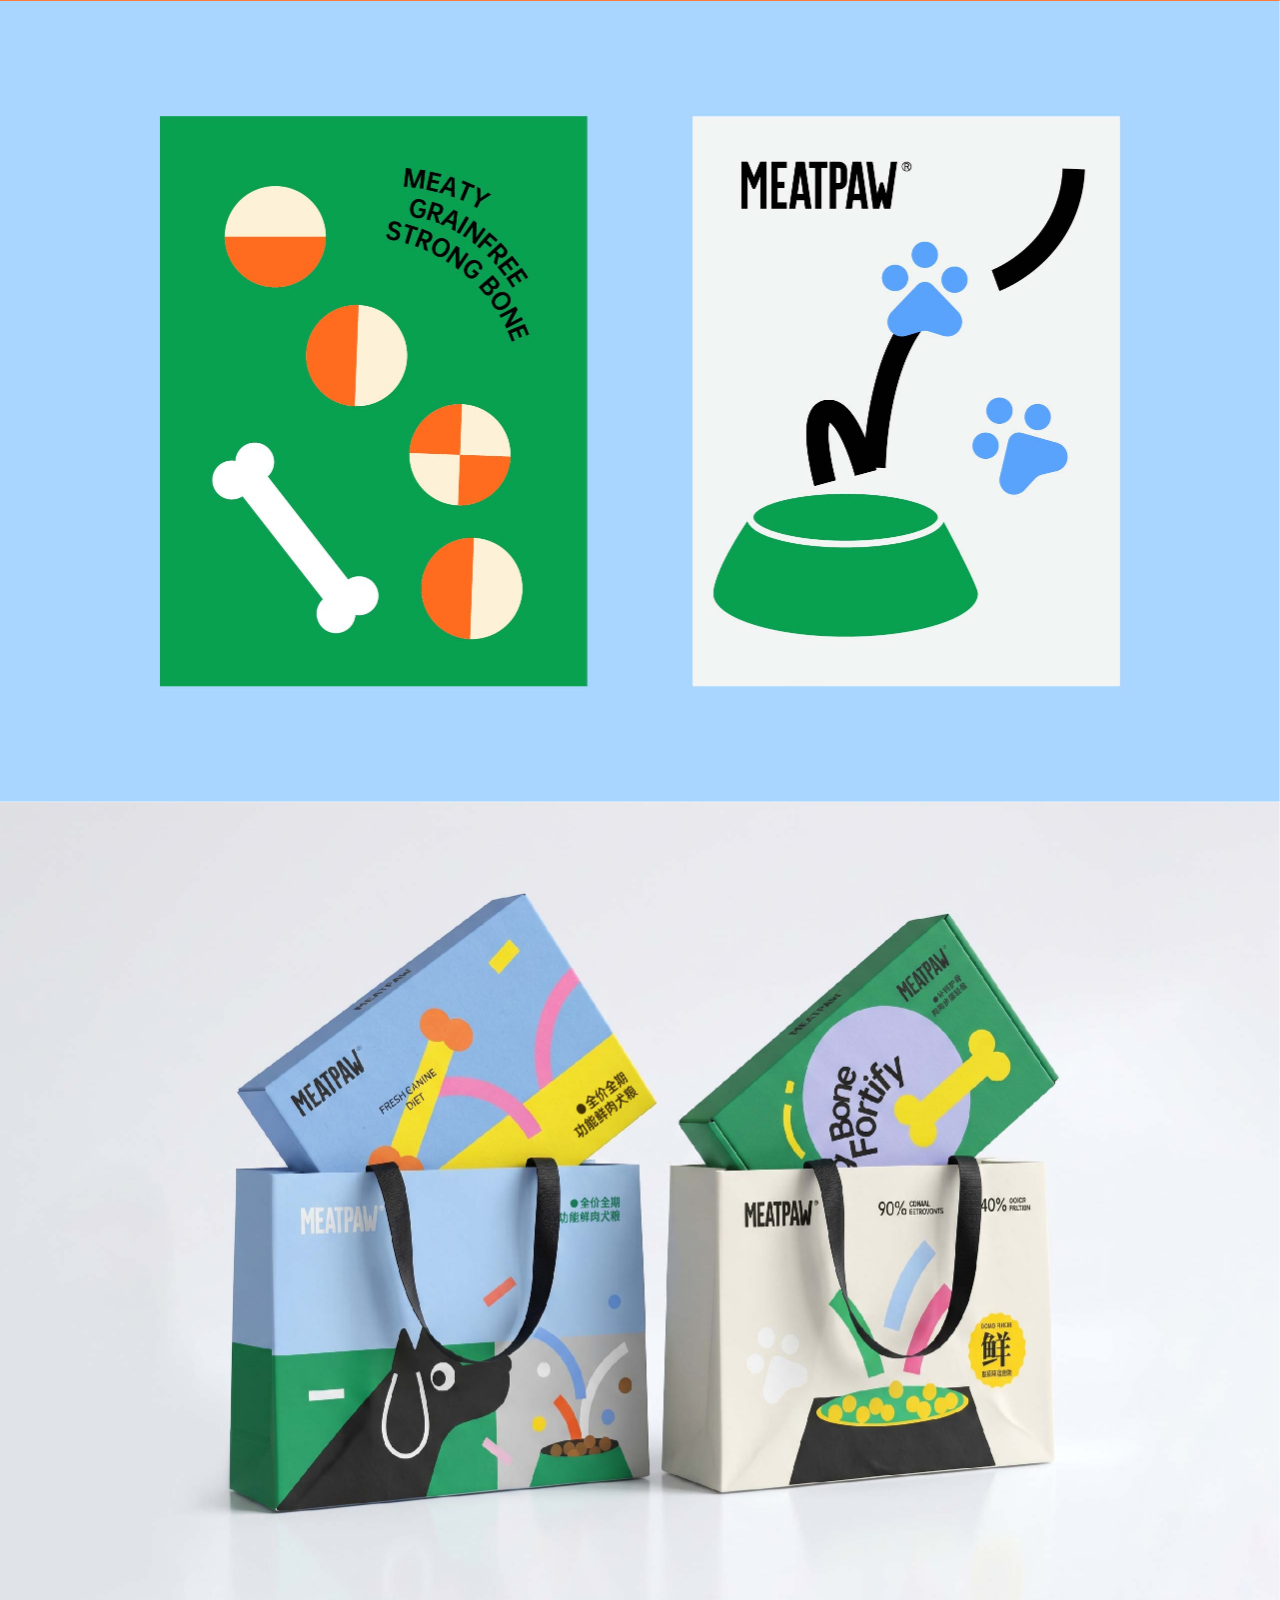
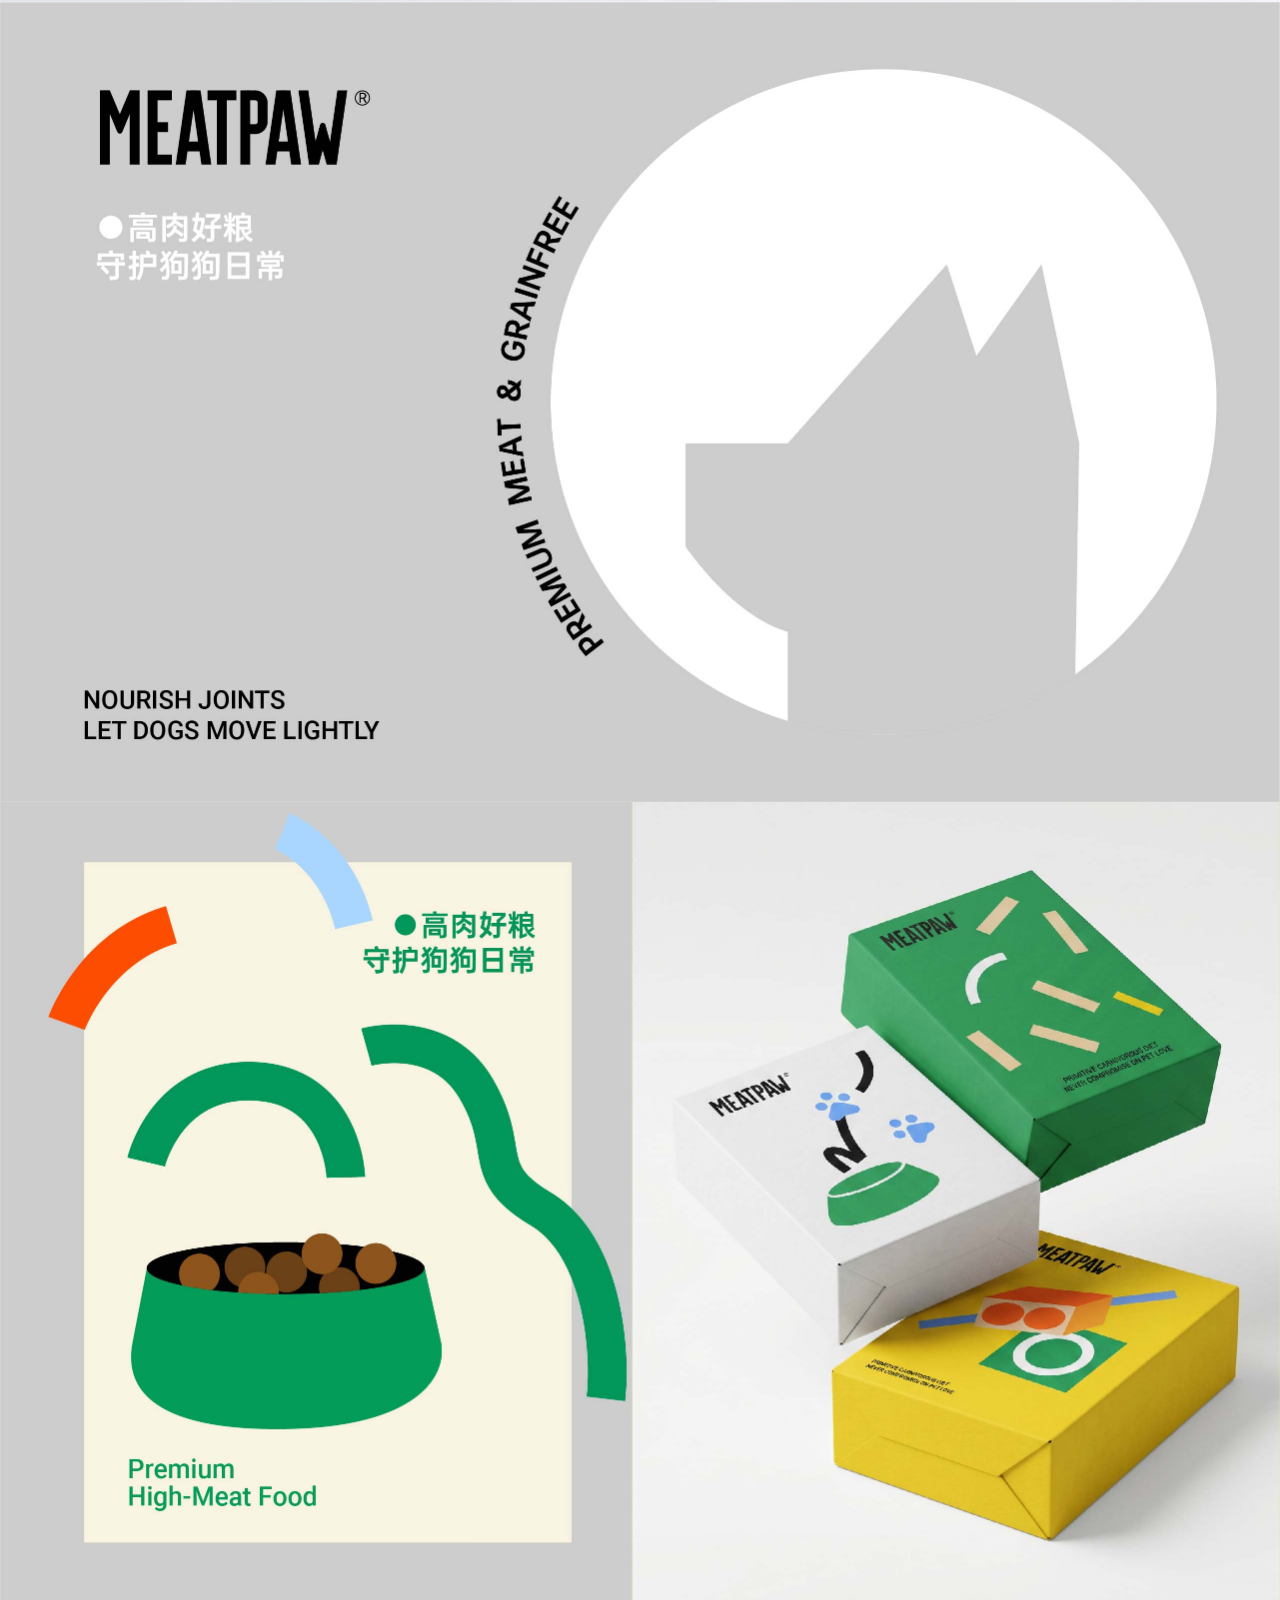
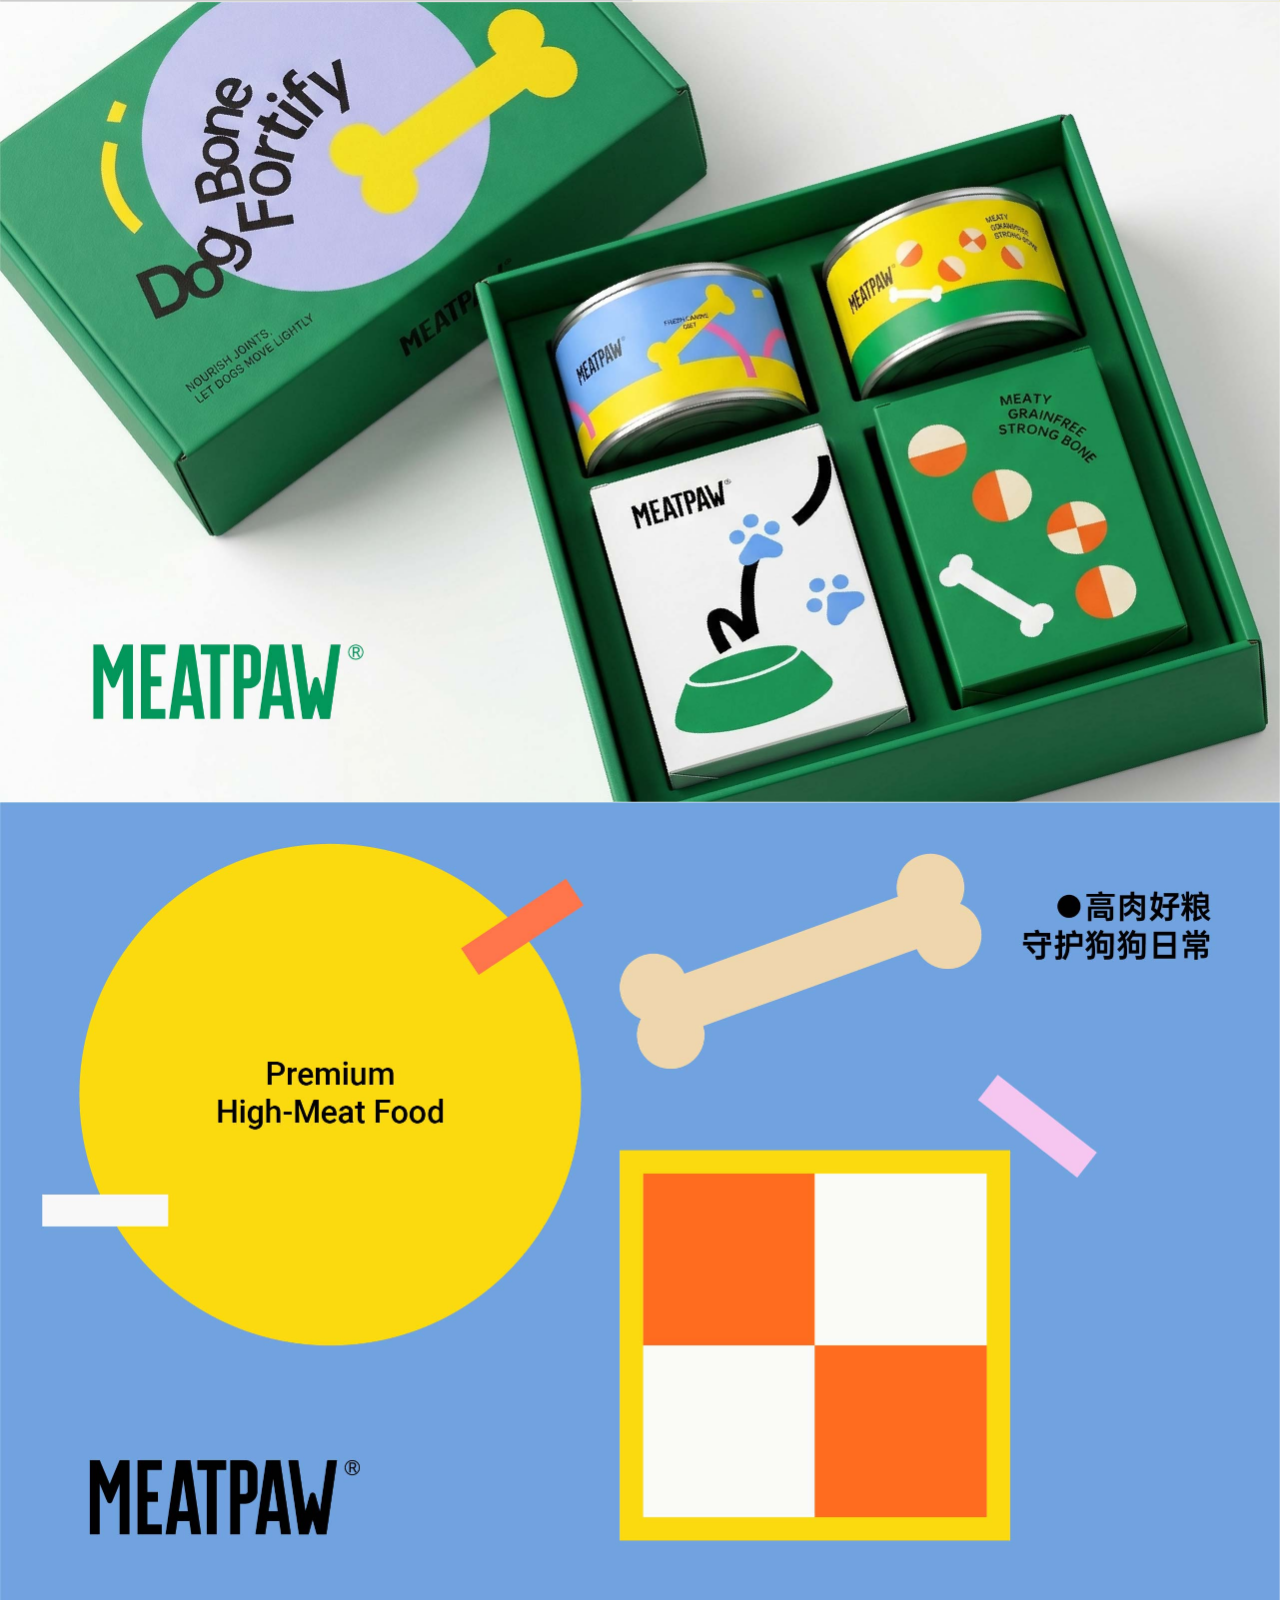
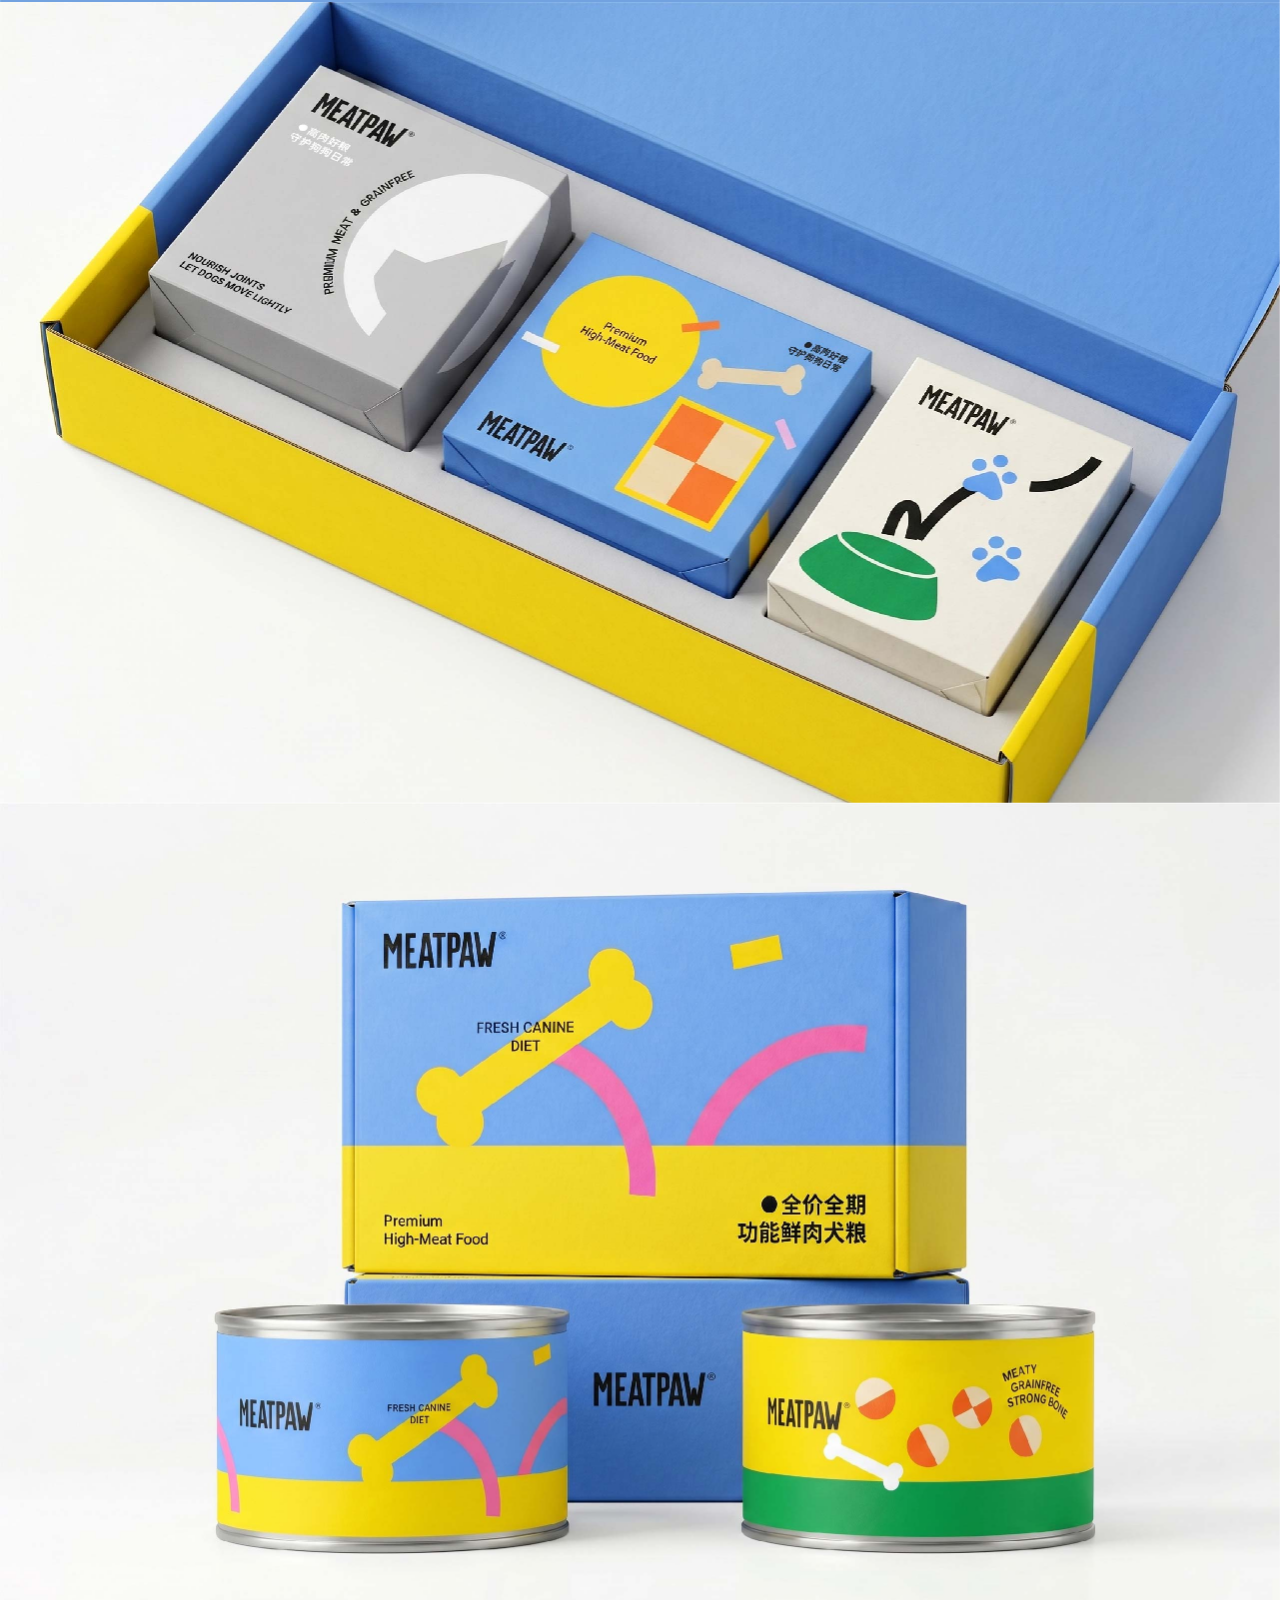
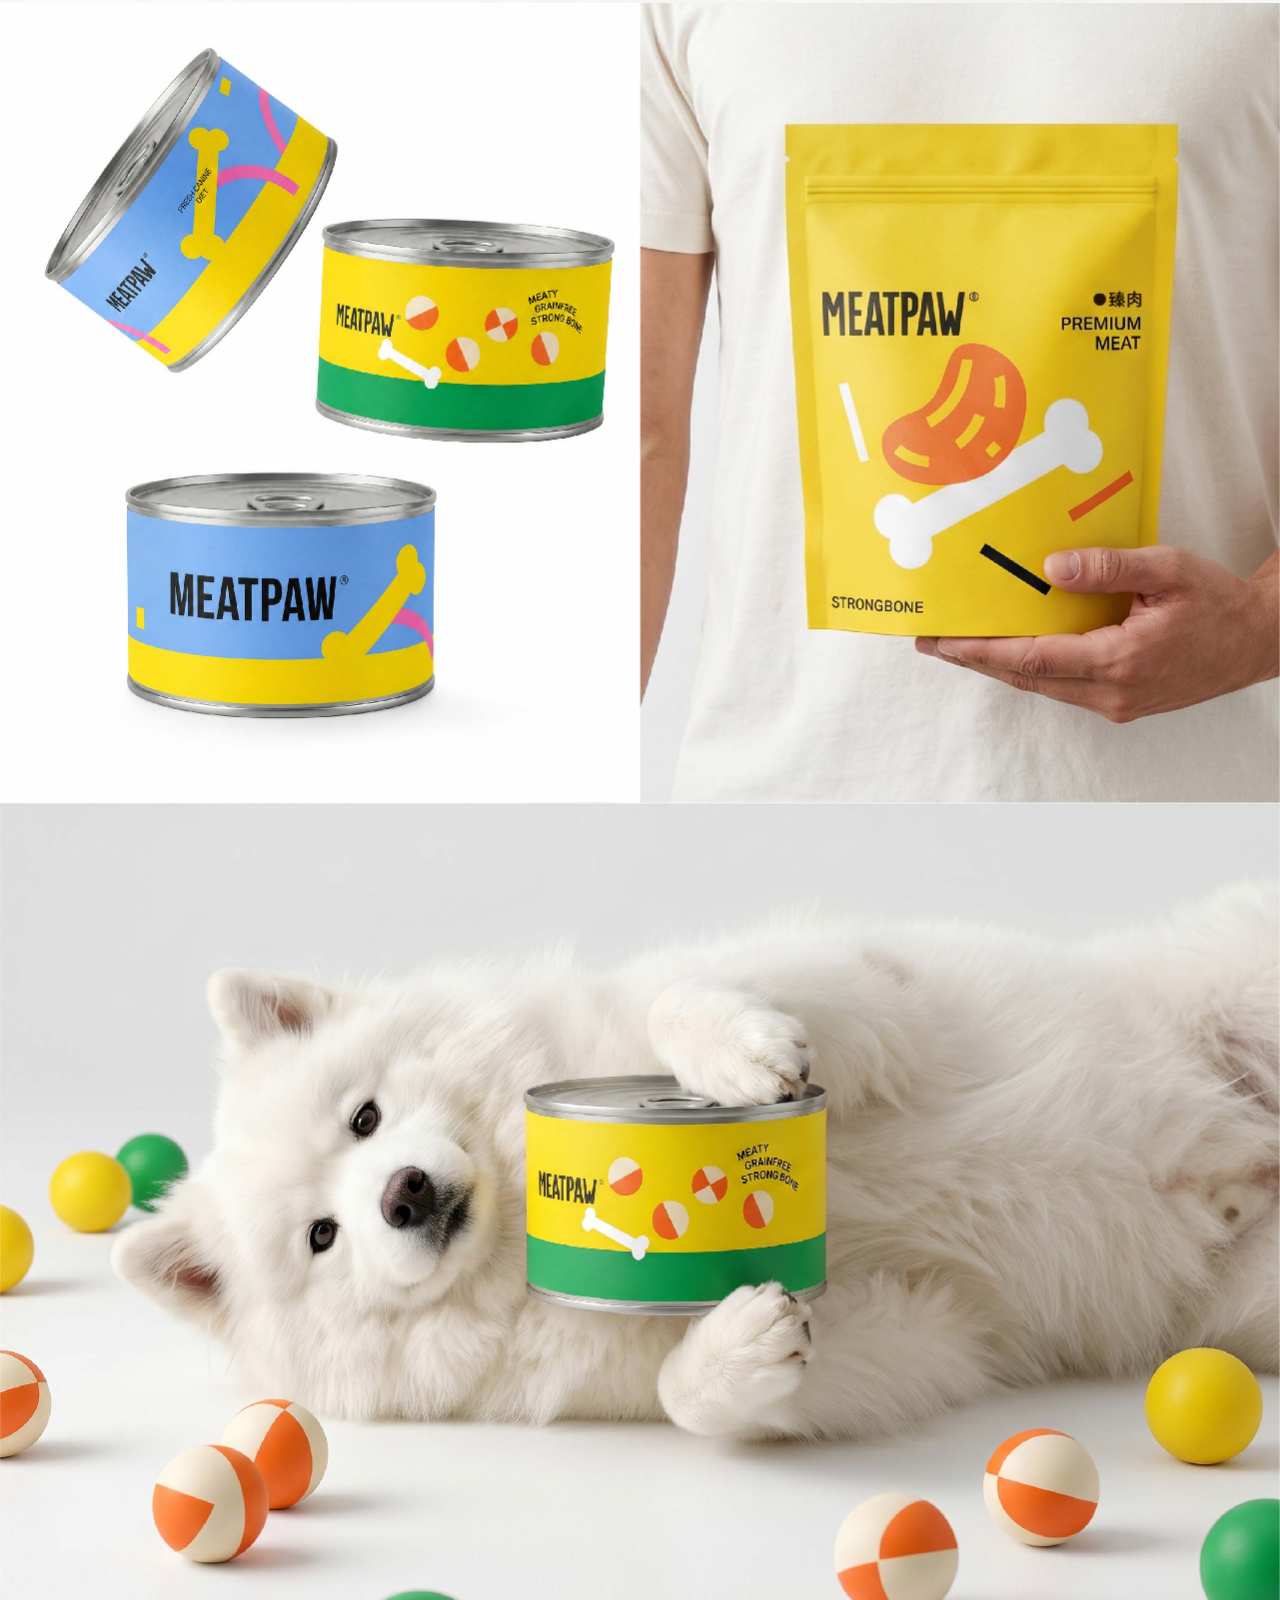
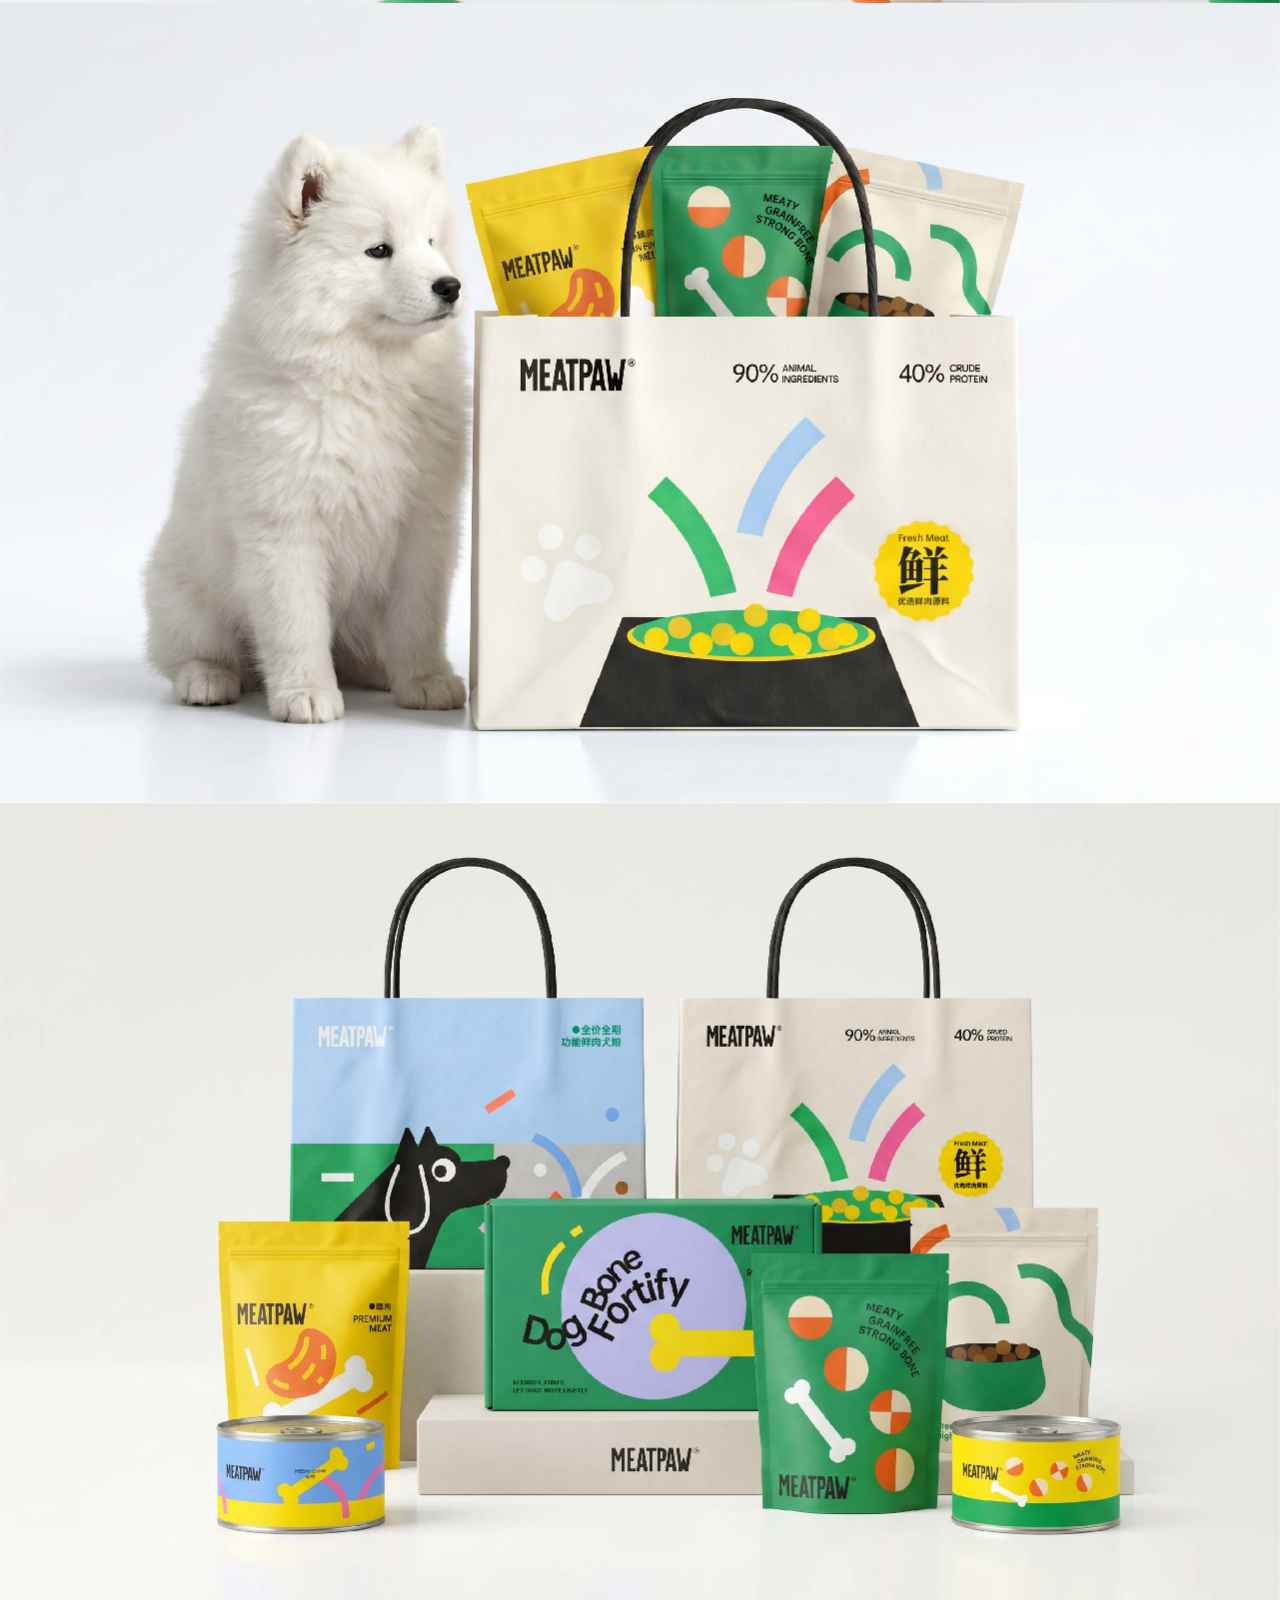
<file: project-detail.html>
<!doctype html>
<html lang="zh-CN">
  <head>
    <meta charset="UTF-8" />
    <meta name="viewport" content="width=device-width, initial-scale=1.0" />
    <meta name="description" content="Project detail gallery" />
    <title>Project Detail</title>
    <link rel="stylesheet" href="./pet-detail.css?v=0721-yinhe-city-smooth-wheel" />
    <script src="./asset-fallback.js"></script>
  </head>
  <body>
    <header class="detail-nav">
      <a href="./index.html#archive" aria-label="返回作品合集">
        <span aria-hidden="true">←</span>
        返回作品合集
      </a>
      <p id="projectTitle">Project Detail</p>
    </header>

    <main class="project-gallery" id="projectGallery" aria-label="Project detail"></main>

    <footer class="detail-footer">
      <p>THANKS FOR WATCHING</p>
      <a href="./index.html#archive">返回作品合集 →</a>
    </footer>

    <script>
      const projects = {
        yangbo: {
          title: "\u592e\u535a\u6570\u5b57\u827a\u672f\u9986\u9879\u76ee",
          folder: "yangbo-detail",
          files: [
            "1.jpg", "2.jpg", "3.jpg", "4.jpg", "5.jpg", "6.jpg", "7.jpg", "8.jpg",
            "9\u70b9\u58a8\u9986.jpg", "10\u70b9\u58a8\u9986.jpg", "11\u7acb\u65b9\u9986.jpg",
            "12\u7acb\u65b9\u9986.jpg", "13\u6d41\u5149\u9986.jpg", "14\u6d41\u5149\u9986.jpg",
            "15\u7ea2\u5c4b\u9986.jpg", "16\u7ea2\u5c4b\u9986.jpg", "17\u7409\u7483\u9986.jpg",
            "18\u7409\u7483\u9986.jpg", "19\u9752\u82b1\u9986.jpg", "20\u9752\u82b1\u9986.jpg",
          ],
        },
        pet: {
          title: "\u72d7\u7cae\u54c1\u724c\u5305\u88c5",
          folder: "pet-detail",
          files: [
            "pet-detail-01.jpg", "pet-detail-02.jpg", "pet-detail-03.jpg", "pet-detail-04.jpg",
            "pet-detail-05.jpg", "pet-detail-06.jpg", "pet-detail-07.jpg", "pet-detail-08.jpg",
            "pet-detail-09.jpg", "pet-detail-10.jpg", "pet-detail-11.jpg", "pet-detail-12.jpg",
            "pet-detail-13.jpg", "pet-detail-14.jpg", "pet-detail-15.jpg", "pet-detail-16.jpg",
            "pet-detail-17.jpg", "pet-detail-18.jpg", "pet-detail-19.jpg", "pet-detail-20.jpg",
          ],
        },
        poster: {
          title: "\u5de5\u4f5c\u6d77\u62a5\u5408\u96c6",
          folder: "poster-detail",
          files: [
            "poster1.jpg", "poster2.jpg", "poster3.jpg", "poster4.jpg", "poster5.jpg",
            "poster6.jpg", "poster7.jpg", "poster8.jpg", "poster9.jpg",
          ],
        },
        gdc: {
          title: "GDC\u8bbe\u8ba1\u56e2\u961fLOGO",
          folder: "GDC-detail",
          files: [
            "GDC1.jpg", "GDC2.jpg", "GDC3.jpg", "GDC4.jpg", "GDC5.jpg", "GDC6.jpg",
            "GDC7.jpg", "GDC10.jpg", "GDC11.jpg", "GDC12.jpg", "GDC13.jpg", "GDC14.jpg",
            "GDC15.jpg", "GDC16.jpg", "GDC17.jpg", "GDC18.jpg", "GDC19.jpg", "GDC20.jpg",
          ],
        },
        qingmeijiu: {
          title: "\u7eaf\u53d1\u9175\u9752\u6885\u9152\u5305\u88c5",
          folder: "qingmeijiu-detail",
          files: [
            "\u9752\u6885\u91521.jpg", "\u9752\u6885\u91522.jpg", "\u9752\u6885\u91523.jpg",
            "\u9752\u6885\u91524.jpg", "\u9752\u6885\u91525.jpg", "\u9752\u6885\u91526.jpg",
            "\u9752\u6885\u91527.jpg", "\u9752\u6885\u91528.jpg", "\u9752\u6885\u91529.jpg",
            "\u9752\u6885\u915210.jpg", "\u9752\u6885\u915211.jpg", "\u9752\u6885\u915212.jpg",
            "\u9752\u6885\u915213.jpg",
          ],
        },
        yinhe: {
          title: "\u94f6\u6cb3\u8bc1\u5238IP\u89c6\u89c9",
          folder: "yinhe ip-detail",
          files: [
            "1-ip.jpg", "2-ip.jpg", "3-ip.jpg", "4-ip.jpg", "5-ip.jpg",
            "6-ip.jpg", "7-ip.jpg", "8-ip.jpg", "9-ip.jpg", "10-ip.jpg",
            "11-ip.jpg", "12-ip.jpg", "13-ip.jpg", "14-ip.jpg", "15.mp4",
          ],
        },
        chegai: {
          title: "\u5954\u817e\u5c0f\u9a6c\u00b7AIGC\u6f6e\u6539\u8f66\u8863\u8bbe\u8ba1",
          folder: "chegai -detail",
          files: [
            "1-che.jpg", "2-che.jpg", "3-che.jpg", "4-che.jpg", "5-che.jpg",
            "6-che.jpg", "7-che.jpg", "8-che.jpg", "9-che.jpg", "10-che.jpg",
            "11-che.jpg", "12-che.jpg", "13-che.jpg", "14-che.jpg", "15-che.jpg",
            "16-che.jpg", "17-che.jpg", "18-che.jpg", "19-che.jpg", "20-che.jpg",
            "21-che.jpg", "22-che.jpg",
          ],
        },
        "yinhe-city": {
          title: "\u94f6\u6cb3\u8bc1\u5238IP\u57ce\u5e02\u7cfb\u5217",
          folder: "yinhe ip2-detail",
          files: [
            "1city.jpg", "2city.jpg", "3city.jpg", "4city.jpg", "5city.jpg",
            "6city.jpg", "7city.jpg", "8city.jpg", "9city.jpg", "10city.jpg",
            "11city.jpg", "17city.jpg", "18city.jpg", "19city.jpg", "20city.jpg",
            "21city.jpg", "22city.jpg", "23city.jpg", "24city.jpg", "25city.jpg",
            "26city.jpg", "27city.jpg", "28city.jpg", "29city.jpg", "30city.jpg",
          ],
        },
        aigc: {
          title: "AIGC\u4e00\u952e\u751f\u6210\u7535\u5546\u89c6\u89c9\u5de5\u4f5c\u6d41",
          folder: "aigc-detail",
          files: [
            "1-aigc.jpg", "2-AIGC.jpg", "2AIGC.jpg", "3-AIGC.jpg", "4-AIGC.jpg",
            "4AIGC.jpg", "5-AIGC.jpg", "6-AIGC.jpg", "7-AIGC.jpg", "8-AIGC.jpg",
            "8AIGC.jpg", "9-AIGC.jpg", "9AIGC.jpg", "10-AIGC.jpg", "11-AIGC.jpg",
          ],
        },
      };

      const params = new URLSearchParams(window.location.search);
      const projectKey = params.get("project") || "pet";
      const fallbackProject = projects[projectKey] || projects.pet;
      const gallery = document.querySelector("#projectGallery");
      const title = document.querySelector("#projectTitle");

      function encodePathSegment(value) {
        return encodeURIComponent(value).replace(/%2F/g, "/");
      }

      function imageUrl(folder, file) {
        const encodedFolder = folder.split("/").map(encodePathSegment).join("/");
        return `./assets/${encodedFolder}/${encodePathSegment(file)}`;
      }

      function isVideoFile(file) {
        return /\.(mp4|webm|mov)$/i.test(file);
      }

      function createProjectMedia(project, file, index) {
        const label = `${project.title}\u5c55\u793a ${index + 1}`;
        const media = document.createElement(isVideoFile(file) ? "video" : "img");

        media.src = imageUrl(project.folder, file);

        if (media.tagName === "VIDEO") {
          media.className = "project-media project-video";
          media.setAttribute("aria-label", label);
          media.autoplay = true;
          media.loop = true;
          media.muted = true;
          media.playsInline = true;
          media.controls = false;
          media.preload = "auto";
          media.disablePictureInPicture = true;
          media.setAttribute("controlslist", "nodownload noplaybackrate noremoteplayback");
          return media;
        }

        media.className = "project-media";
        media.alt = label;
        media.loading = "eager";
        media.decoding = "async";
        if (index === 0) media.fetchPriority = "high";
        return media;
      }

      const dragGalleryState = {
        frame: 0,
        isPointerDown: false,
        lastX: 0,
        lastY: 0,
        lastTime: 0,
        track: null,
        trackWidth: 0,
        trackHeight: 0,
        periodX: 1,
        periodY: 1,
        lastFrameTime: 0,
        x: 0,
        y: 0,
        vx: 0,
        vy: 0,
      };

      function stopDragGallery() {
        if (dragGalleryState.frame) {
          cancelAnimationFrame(dragGalleryState.frame);
          dragGalleryState.frame = 0;
        }

        dragGalleryState.isPointerDown = false;
        dragGalleryState.track = null;
      }

      function wrapDragPosition() {
        dragGalleryState.x =
          ((dragGalleryState.x % dragGalleryState.periodX) + dragGalleryState.periodX) % dragGalleryState.periodX;
        dragGalleryState.y =
          ((dragGalleryState.y % dragGalleryState.periodY) + dragGalleryState.periodY) % dragGalleryState.periodY;
      }

      function applyDragTransform() {
        if (!dragGalleryState.track) return;
        dragGalleryState.track.style.transform = `translate3d(${dragGalleryState.x}px, ${dragGalleryState.y}px, 0)`;
      }

      function animateDragGallery() {
        if (!dragGalleryState.track) return;

        const now = performance.now();
        const elapsed = dragGalleryState.lastFrameTime ? Math.min(34, now - dragGalleryState.lastFrameTime) : 16;
        const step = elapsed / 16;
        dragGalleryState.lastFrameTime = now;

        if (!dragGalleryState.isPointerDown) {
          dragGalleryState.x += dragGalleryState.vx * step;
          dragGalleryState.y += dragGalleryState.vy * step;
          dragGalleryState.vx *= Math.pow(0.9, step);
          dragGalleryState.vy *= Math.pow(0.9, step);
          wrapDragPosition();
          applyDragTransform();
        }

        if (
          dragGalleryState.isPointerDown ||
          Math.abs(dragGalleryState.vx) > 0.04 ||
          Math.abs(dragGalleryState.vy) > 0.04
        ) {
          dragGalleryState.frame = requestAnimationFrame(animateDragGallery);
        } else {
          dragGalleryState.frame = 0;
        }
      }

      function startDragAnimation() {
        if (!dragGalleryState.frame) {
          dragGalleryState.lastFrameTime = performance.now();
          dragGalleryState.frame = requestAnimationFrame(animateDragGallery);
        }
      }

      function renderDragGallery(project) {
        const track = document.createElement("div");
        const isNarrow = window.matchMedia("(max-width: 720px)").matches;
        const rowCount = 6;
        const cellWidth = isNarrow
          ? 172
          : Math.max(230, Math.min(300, gallery.clientWidth / 5));
        const cellHeight = isNarrow
          ? 164
          : Math.max(178, Math.min(250, gallery.clientHeight / 6));
        const itemWidth = isNarrow
          ? 132
          : Math.min(cellWidth * 0.68, cellHeight * 0.78);
        const edgePaddingX = cellWidth * 0.45;
        const edgePaddingY = cellHeight * 0.22;
        const minimumColumns = Math.ceil(gallery.clientWidth / cellWidth) + 2;
        const columnCount = Math.max(Math.ceil(project.files.length / rowCount), minimumColumns);
        const periodX = columnCount * cellWidth;
        const periodY = rowCount * cellHeight;
        const trackWidth = periodX * 3 + edgePaddingX * 2 + cellWidth * 0.5;
        const trackHeight = periodY * 3 + edgePaddingY * 2;

        stopDragGallery();
        gallery.innerHTML = "";
        track.className = "drag-gallery-track";
        track.style.setProperty("--track-width", `${trackWidth}px`);
        track.style.setProperty("--track-height", `${trackHeight}px`);

        for (let repeatY = -1; repeatY <= 1; repeatY += 1) {
          for (let repeatX = -1; repeatX <= 1; repeatX += 1) {
            for (let column = 0; column < columnCount; column += 1) {
              for (let row = 0; row < rowCount; row += 1) {
                const sourceIndex = (column * rowCount + row) % project.files.length;
                const file = project.files[sourceIndex];
                const figure = document.createElement("figure");
                const image = document.createElement("img");
                const rowOffset = row % 2 === 0 ? 0 : cellWidth * 0.5;
                const x =
                  edgePaddingX +
                  repeatX * periodX +
                  column * cellWidth +
                  rowOffset +
                  (cellWidth - itemWidth) / 2;
                const y = edgePaddingY + repeatY * periodY + row * cellHeight + (cellHeight - itemWidth) / 2;

                figure.className = "drag-gallery-item";
                figure.style.setProperty("--x", `${x}px`);
                figure.style.setProperty("--y", `${y}px`);
                figure.style.setProperty("--w", `${itemWidth}px`);

                image.src = imageUrl(project.folder, file);
                image.alt = `${project.title}\u5c55\u793a ${sourceIndex + 1}`;
                image.draggable = false;
                if (sourceIndex === 0 && repeatX === 0 && repeatY === 0) image.fetchPriority = "high";
                image.loading = repeatX === 0 && repeatY === 0 ? "eager" : "lazy";
                image.decoding = "async";

                figure.appendChild(image);
                track.appendChild(figure);
              }
            }
          }
        }

        gallery.appendChild(track);

        dragGalleryState.track = track;
        dragGalleryState.trackWidth = trackWidth;
        dragGalleryState.trackHeight = trackHeight;
        dragGalleryState.periodX = periodX;
        dragGalleryState.periodY = periodY;
        dragGalleryState.x = periodX * 0.24;
        dragGalleryState.y = periodY * 0.2;
        dragGalleryState.vx = 0;
        dragGalleryState.vy = 0;
        dragGalleryState.lastFrameTime = 0;
        applyDragTransform();

        gallery.onpointerdown = (event) => {
          if (event.button !== 0) return;
          dragGalleryState.isPointerDown = true;
          dragGalleryState.lastX = event.clientX;
          dragGalleryState.lastY = event.clientY;
          dragGalleryState.lastTime = performance.now();
          dragGalleryState.vx = 0;
          dragGalleryState.vy = 0;
          gallery.classList.add("is-dragging");
          gallery.setPointerCapture(event.pointerId);
          startDragAnimation();
        };

        gallery.onpointermove = (event) => {
          if (!dragGalleryState.isPointerDown) return;
          const now = performance.now();
          const elapsed = Math.max(16, now - dragGalleryState.lastTime);
          const dx = event.clientX - dragGalleryState.lastX;
          const dy = event.clientY - dragGalleryState.lastY;

          dragGalleryState.x += dx;
          dragGalleryState.y += dy;
          dragGalleryState.vx = (dx / elapsed) * 16;
          dragGalleryState.vy = (dy / elapsed) * 16;
          dragGalleryState.lastX = event.clientX;
          dragGalleryState.lastY = event.clientY;
          dragGalleryState.lastTime = now;
          wrapDragPosition();
          applyDragTransform();
        };

        gallery.onpointerup = gallery.onpointercancel = (event) => {
          dragGalleryState.isPointerDown = false;
          gallery.classList.remove("is-dragging");
          if (gallery.hasPointerCapture(event.pointerId)) {
            gallery.releasePointerCapture(event.pointerId);
          }
          startDragAnimation();
        };

        gallery.onwheel = (event) => {
          event.preventDefault();
          const distance = event.deltaY + event.deltaX;
          const movement = Math.max(-42, Math.min(42, distance * 0.26));
          dragGalleryState.vx += -movement * 0.22;
          dragGalleryState.vy += -movement * 0.22;
          dragGalleryState.vx = Math.max(-28, Math.min(28, dragGalleryState.vx));
          dragGalleryState.vy = Math.max(-28, Math.min(28, dragGalleryState.vy));
          startDragAnimation();
        };

        window.onresize = () => {
          renderDragGallery(project);
        };
      }

      function renderProject(project) {
        const isMoreGallery = project.layout === "more-gallery";
        const isDragGallery = project.layout === "drag-gallery";

        stopDragGallery();
        document.title = project.title;
        title.textContent = project.title;
        gallery.setAttribute("aria-label", `${project.title}\u9879\u76ee\u8be6\u60c5`);
        gallery.dataset.title = isMoreGallery ? project.title : "";
        document.body.classList.toggle("is-more-gallery-detail", isMoreGallery);
        document.body.classList.toggle("is-drag-gallery-detail", isDragGallery);
        gallery.className = isDragGallery
          ? "project-gallery drag-gallery"
          : isMoreGallery
            ? "project-gallery more-gallery"
            : "project-gallery";
        gallery.innerHTML = "";
        gallery.onpointerdown = null;
        gallery.onpointermove = null;
        gallery.onpointerup = null;
        gallery.onpointercancel = null;
        gallery.onwheel = null;
        window.onresize = null;

        if (!project.files?.length) {
          const empty = document.createElement("p");
          empty.className = "detail-empty";
          empty.textContent = "\u6682\u65e0\u8be6\u60c5\u56fe\u7247";
          gallery.appendChild(empty);
          return;
        }

        if (isDragGallery) {
          renderDragGallery(project);
          return;
        }

        project.files.forEach((file, index) => {
          const media = createProjectMedia(project, file, index);

          if (isMoreGallery) {
            const figure = document.createElement("figure");
            figure.className = "more-gallery-item";
            figure.appendChild(media);
            gallery.appendChild(figure);
            return;
          }

          gallery.appendChild(media);
        });
      }

      function loadProject() {
        renderProject(fallbackProject);
      }

      if (params.has("embed")) {
        document.body.classList.add("is-embedded");
      }

      loadProject();
    </script>
  </body>
</html>
</file>
<file: pet-detail.css>
:root {
  color-scheme: dark;
  background: #0d0d0d;
  font-family: Arial, "Microsoft YaHei", sans-serif;
}

* {
  box-sizing: border-box;
}

html {
  scroll-behavior: smooth;
  background: #0d0d0d;
}

body {
  margin: 0;
  overflow-x: hidden;
  background: #0d0d0d;
  color: #fff;
}

a {
  color: inherit;
  text-decoration: none;
}

.detail-nav {
  position: fixed;
  top: 18px;
  left: 50%;
  z-index: 10;
  display: flex;
  align-items: center;
  justify-content: space-between;
  width: min(920px, calc(100vw - 36px));
  height: 48px;
  padding: 0 18px;
  border: 1px solid rgba(255, 255, 255, 0.18);
  border-radius: 999px;
  background: rgba(8, 8, 8, 0.68);
  box-shadow: 0 14px 40px rgba(0, 0, 0, 0.24);
  transform: translateX(-50%);
  backdrop-filter: blur(16px);
}

.detail-nav a {
  display: inline-flex;
  align-items: center;
  gap: 8px;
  font-size: 13px;
  font-weight: 700;
}

.detail-nav a span {
  font-size: 19px;
}

.detail-nav p {
  margin: 0;
  color: rgba(255, 255, 255, 0.62);
  font-size: 12px;
  letter-spacing: 0.08em;
  text-transform: uppercase;
}

.project-gallery {
  width: min(1400px, 100%);
  margin: 0 auto;
  background: #111;
}

.project-gallery img,
.project-gallery video {
  display: block;
  width: 100%;
  height: auto;
  margin: 0;
}

.project-gallery video {
  background: #000;
  pointer-events: none;
}

.project-gallery video::-webkit-media-controls,
.project-gallery video::-webkit-media-controls-enclosure,
.project-gallery video::-webkit-media-controls-panel {
  display: none !important;
}

body.is-more-gallery-detail {
  background: #050505;
}

body.is-drag-gallery-detail {
  overflow: hidden;
  background: #000;
}

body.is-drag-gallery-detail .detail-nav,
body.is-drag-gallery-detail .detail-footer {
  display: none;
}

.project-gallery.more-gallery {
  width: min(1520px, calc(100vw - 64px));
  min-height: 100vh;
  padding: clamp(72px, 8vw, 132px) 0 clamp(64px, 9vw, 140px);
  background:
    radial-gradient(circle at 50% 0%, rgba(190, 255, 78, 0.09), transparent 28%),
    #050505;
  column-count: 3;
  column-gap: clamp(18px, 2vw, 32px);
}

.project-gallery.more-gallery::before {
  content: attr(data-title);
  display: block;
  margin: 0 0 clamp(28px, 5vw, 76px);
  color: rgba(255, 255, 255, 0.92);
  font-size: clamp(38px, 7vw, 112px);
  font-weight: 300;
  line-height: 0.92;
  letter-spacing: -0.07em;
  column-span: all;
}

.more-gallery-item {
  display: inline-block;
  width: 100%;
  margin: 0 0 clamp(18px, 2vw, 32px);
  overflow: hidden;
  border: 1px solid rgba(255, 255, 255, 0.08);
  border-radius: clamp(18px, 2vw, 30px);
  background: rgba(255, 255, 255, 0.05);
  box-shadow: 0 26px 80px rgba(0, 0, 0, 0.35);
  break-inside: avoid;
}

.more-gallery-item img,
.more-gallery-item video {
  width: 100%;
  transition:
    transform 0.55s ease,
    filter 0.55s ease;
}

.more-gallery-item:hover img,
.more-gallery-item:hover video {
  transform: scale(1.035);
  filter: brightness(1.08);
}

.project-gallery.drag-gallery {
  position: relative;
  width: 100vw;
  height: 100vh;
  min-height: 720px;
  overflow: hidden;
  background:
    radial-gradient(circle at 50% 45%, rgba(255, 255, 255, 0.04), transparent 34%),
    #000;
  cursor: grab;
  touch-action: none;
  user-select: none;
}

.project-gallery.drag-gallery.is-dragging {
  cursor: grabbing;
}

.project-gallery.drag-gallery::before {
  content: "";
  position: absolute;
  inset: 0;
  z-index: 2;
  pointer-events: none;
  background:
    linear-gradient(90deg, #000 0%, transparent 8%, transparent 92%, #000 100%),
    linear-gradient(180deg, #000 0%, transparent 10%, transparent 90%, #000 100%);
}

.drag-gallery-track {
  position: absolute;
  top: 0;
  left: 0;
  width: var(--track-width);
  height: var(--track-height);
  will-change: transform;
}

.drag-gallery-item {
  position: absolute;
  top: var(--y);
  left: var(--x);
  z-index: 1;
  display: grid;
  place-items: center;
  width: var(--w);
  height: var(--w);
  margin: 0;
  border-radius: clamp(14px, 1.8vw, 28px);
  transform-origin: 50% 50%;
  transition:
    transform 0.34s cubic-bezier(0.2, 0.8, 0.2, 1),
    filter 0.34s ease;
  will-change: transform;
}

.drag-gallery-item:hover {
  z-index: 5;
  transform: scale(1.06);
  filter: brightness(1.08);
}

.drag-gallery-item img {
  display: block;
  width: 100%;
  height: 100%;
  border-radius: inherit;
  object-fit: contain;
  pointer-events: none;
  user-select: none;
  -webkit-user-drag: none;
  filter: drop-shadow(0 22px 34px rgba(0, 0, 0, 0.36));
}

.detail-empty {
  margin: 0;
  padding: 30vh 24px;
  color: rgba(255, 255, 255, 0.58);
  font-size: 16px;
  text-align: center;
}

.detail-footer {
  display: grid;
  place-items: center;
  min-height: 52vh;
  padding: 80px 24px;
  background: #0d0d0d;
  text-align: center;
}

.detail-footer p {
  margin: 0;
  font-size: clamp(36px, 6vw, 96px);
  font-weight: 800;
  letter-spacing: -0.05em;
}

.detail-footer a {
  margin-top: 30px;
  padding: 13px 24px;
  border: 1px solid rgba(255, 255, 255, 0.45);
  border-radius: 999px;
  font-size: 14px;
}

body.is-embedded .detail-nav,
body.is-embedded .detail-footer {
  display: none;
}

@media (max-width: 980px) {
  .project-gallery.more-gallery {
    width: calc(100vw - 36px);
    column-count: 2;
  }
}

@media (max-width: 640px) {
  .detail-nav {
    top: 10px;
    width: calc(100vw - 20px);
  }

  .detail-nav p {
    display: none;
  }

  .project-gallery {
    width: 100vw;
  }

  .project-gallery.drag-gallery {
    min-height: 100vh;
  }

  .project-gallery.more-gallery {
    width: calc(100vw - 28px);
    column-count: 1;
  }
}
</file>
